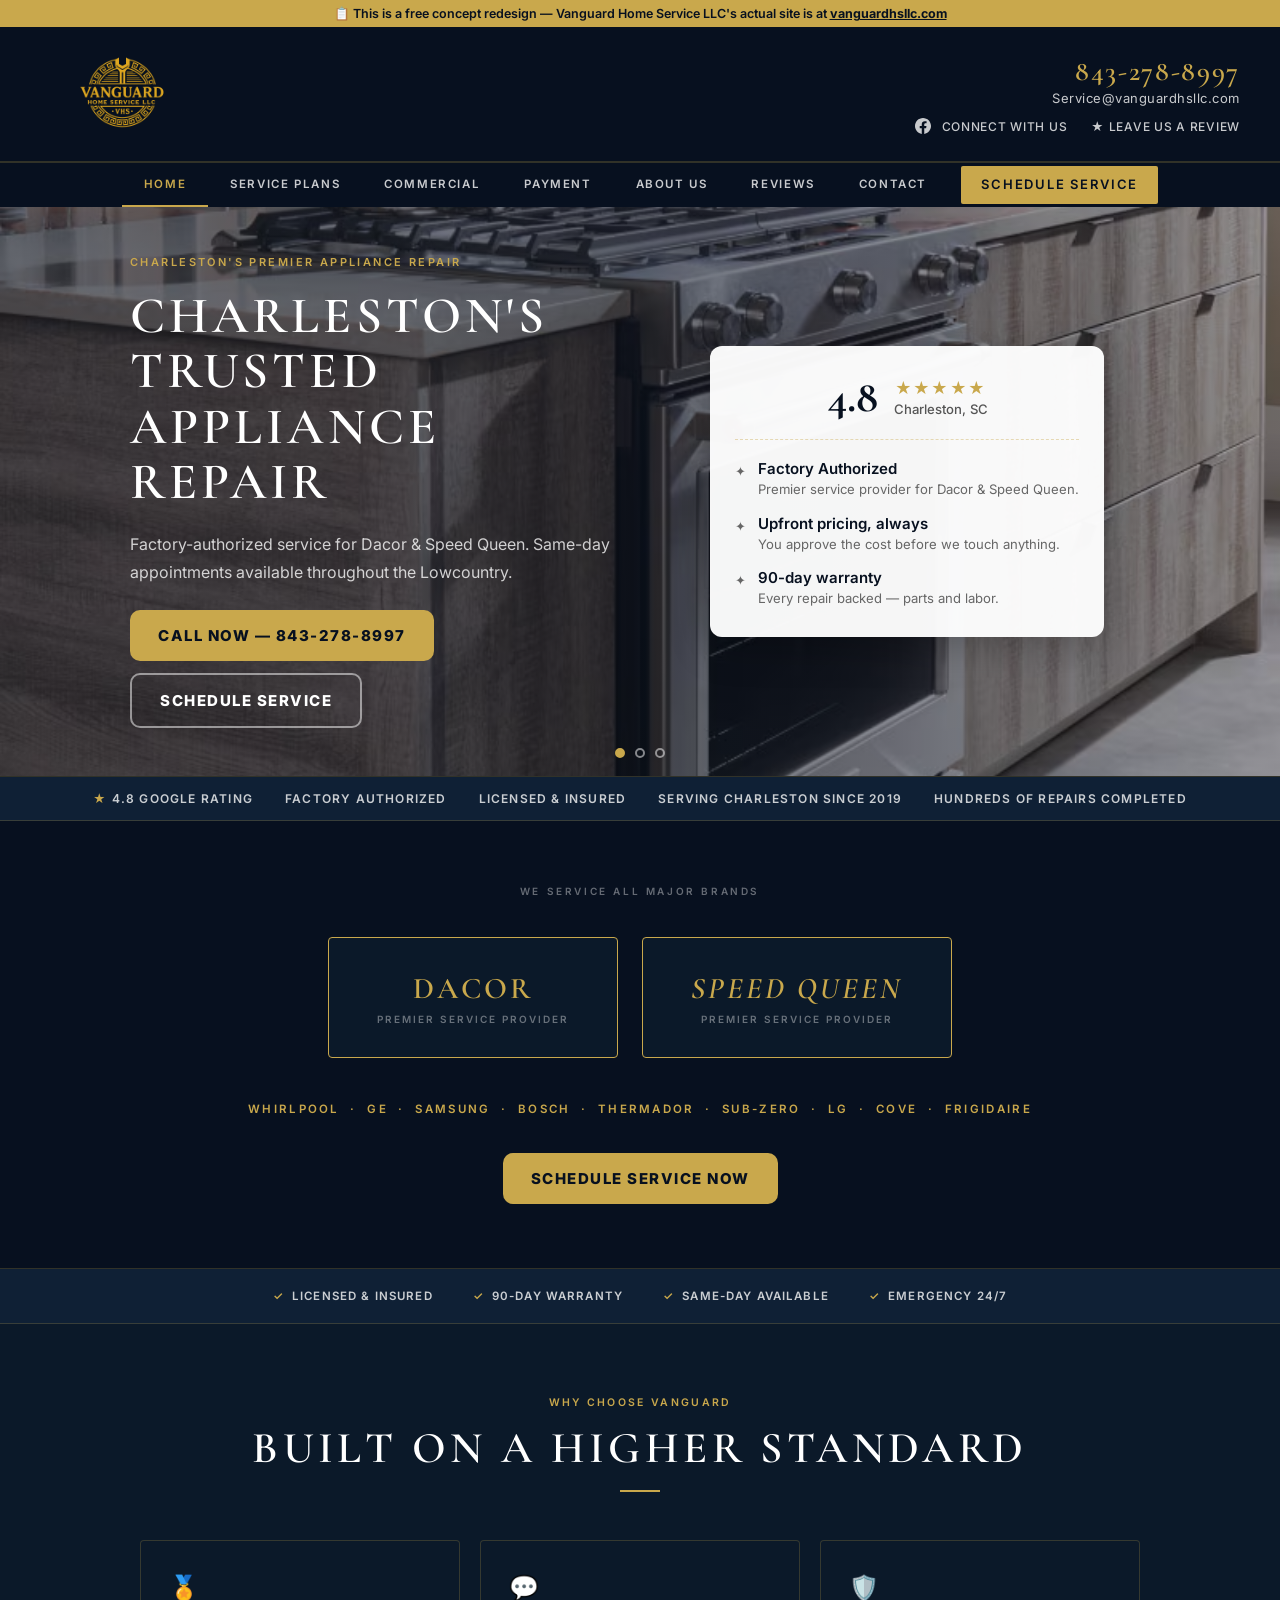
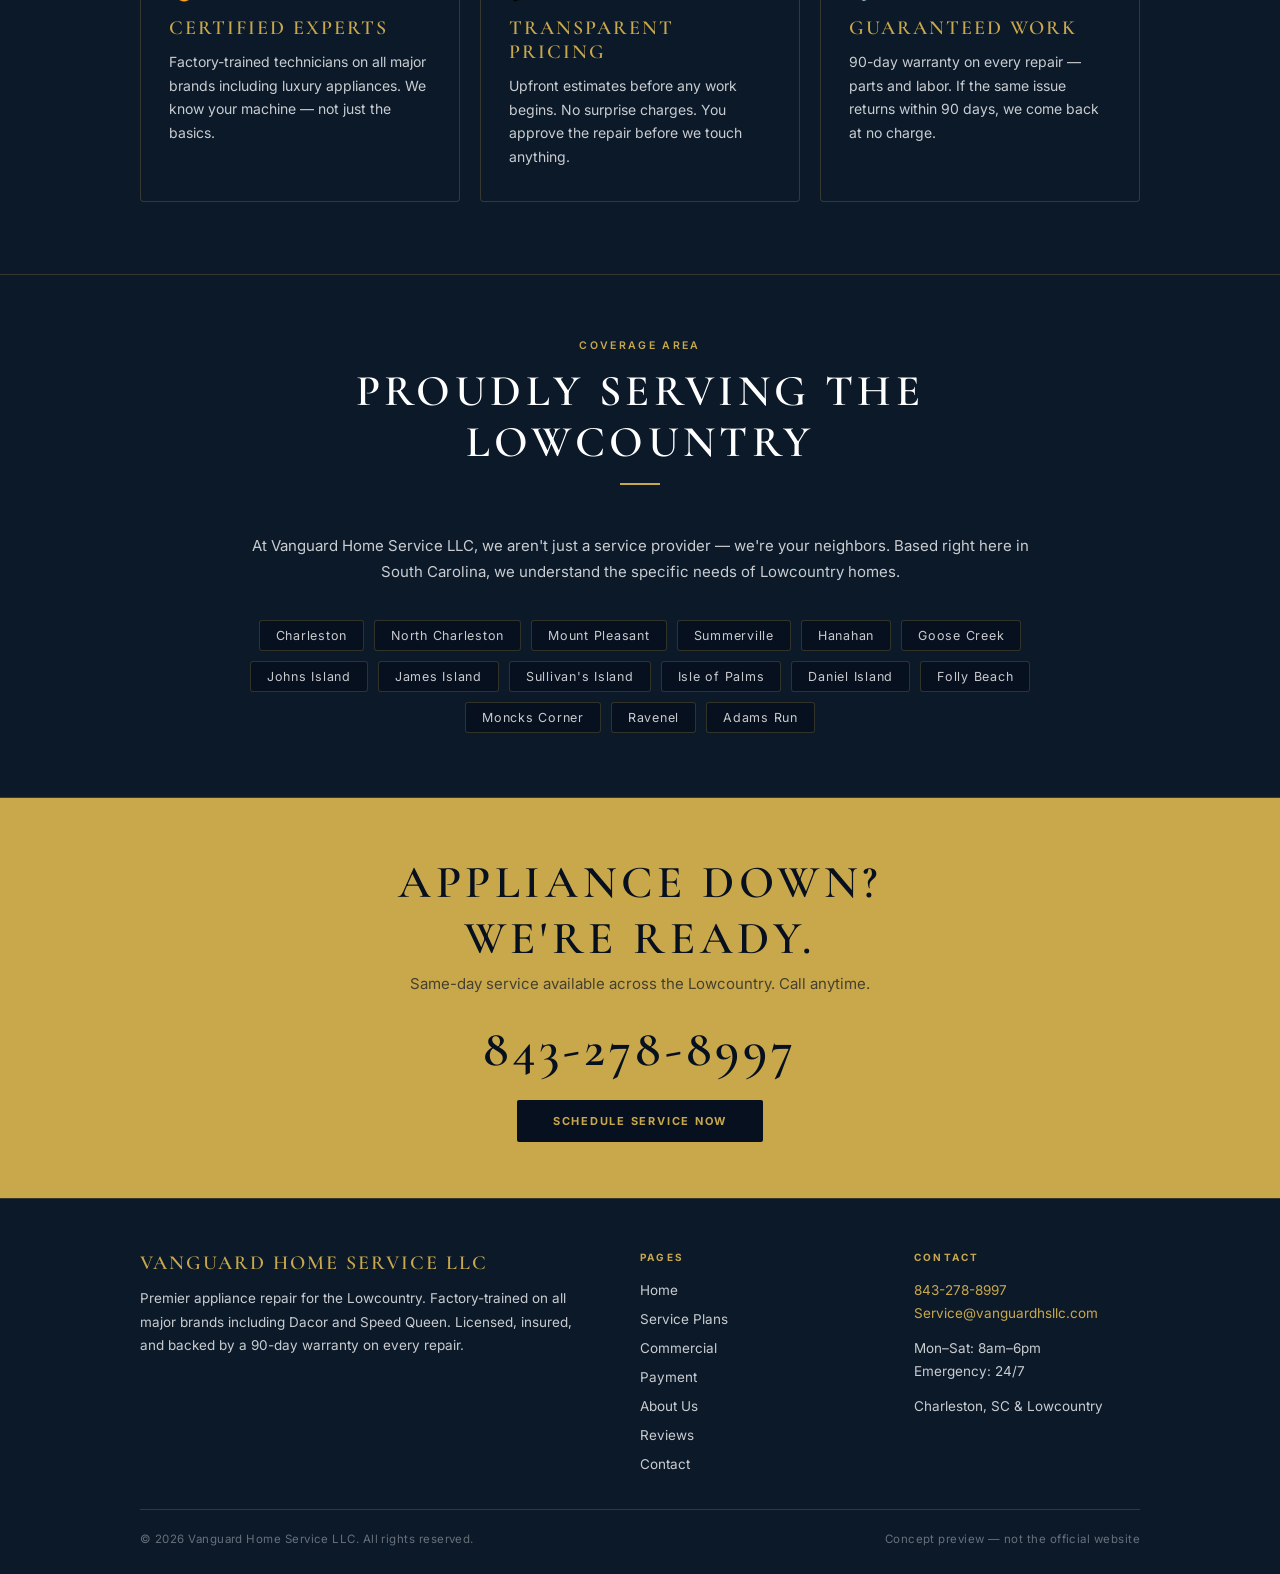
<file: index.html>
<!DOCTYPE html>
<html lang="en">
<head>
  <meta charset="UTF-8">
  <meta name="viewport" content="width=device-width, initial-scale=1.0">
  <title>Vanguard Home Service LLC — Appliance Repair Charleston SC</title>
  <meta name="description" content="Premier authorized appliance repair in Charleston and the Lowcountry. Factory-trained on all major brands including Dacor and Speed Queen. Call 843-278-8997.">
  <link rel="preconnect" href="https://fonts.googleapis.com">
  <link rel="preconnect" href="https://fonts.gstatic.com" crossorigin>
  <link href="https://fonts.googleapis.com/css2?family=Cormorant+Garamond:ital,wght@0,400;0,600;0,700;1,400&family=Inter:wght@400;500;600&display=swap" rel="stylesheet">
  <link rel="stylesheet" href="css/shared.css">
</head>
<body>

<div class="concept-banner">
  📋 This is a free concept redesign — Vanguard Home Service LLC's actual site is at <a href="https://www.vanguardhsllc.com" target="_blank">vanguardhsllc.com</a>
</div>

<div class="site-header">
  <a href="index.html" class="header-logo">
    <img src="Vanguard-logo.avif" alt="Vanguard Home Service LLC">
  </a>
  <div class="header-right">
    <div class="header-contact">
      <a href="tel:8432788997" class="header-phone">843-278-8997</a>
      <a href="mailto:Service@vanguardhsllc.com" class="header-email">Service@vanguardhsllc.com</a>
    </div>
    <div class="header-social">
      <a href="https://www.facebook.com/profile.php?id=61585645571088" target="_blank" rel="noopener"><svg xmlns="http://www.w3.org/2000/svg" width="16" height="16" viewBox="0 0 24 24" fill="currentColor" style="vertical-align:middle;margin-right:5px"><path d="M24 12.073c0-6.627-5.373-12-12-12s-12 5.373-12 12c0 5.99 4.388 10.954 10.125 11.854v-8.385H7.078v-3.47h3.047V9.43c0-3.007 1.792-4.669 4.533-4.669 1.312 0 2.686.235 2.686.235v2.953H15.83c-1.491 0-1.956.925-1.956 1.874v2.25h3.328l-.532 3.47h-2.796v8.385C19.612 23.027 24 18.062 24 12.073z"/></svg> Connect with us</a>
      <a href="#">&#9733; Leave us a review</a>
    </div>
  </div>
</div>

<nav>
  <div class="nav-links-wrap">
    <a href="index.html" class="active">Home</a>
    <a href="service-plans.html">Service Plans</a>
    <a href="commercial.html">Commercial</a>
    <a href="payment.html">Payment</a>
    <a href="about.html">About Us</a>
    <a href="reviews.html">Reviews</a>
    <a href="contact.html">Contact</a>
    <a href="contact.html" class="nav-schedule">Schedule Service</a>
  </div>
  <button class="hamburger" id="hamburger" aria-label="Open menu"><span></span><span></span><span></span></button>
</nav>
<div class="mobile-menu" id="mobileMenu">
  <ul>
    <li><a href="index.html" class="active">Home</a></li>
    <li><a href="service-plans.html">Service Plans</a></li>
    <li><a href="commercial.html">Commercial</a></li>
    <li><a href="payment.html">Payment</a></li>
    <li><a href="about.html">About Us</a></li>
    <li><a href="reviews.html">Reviews</a></li>
    <li><a href="contact.html">Contact</a></li>
    <li><a href="tel:8432788997">📞 843-278-8997</a></li>
  </ul>
</div>

<!-- HERO -->
<div class="hero">
  <div class="hero-slides">
    <div class="hero-slide active" style="background-image:url('images/Range-image.avif');"></div>
    <div class="hero-slide" style="background-image:url('images/laundry.webp');"></div>
    <div class="hero-slide" style="background-image:url('images/knobs.jpg');"></div>
  </div>
  <div class="hero-overlay"></div>
  <div class="hero-inner">
    <div class="hero-left">
      <p class="hero-eyebrow">Charleston's Premier Appliance Repair</p>
      <h1>Charleston's Trusted<br>Appliance Repair</h1>
      <p class="hero-sub">Factory-authorized service for Dacor &amp; Speed Queen. Same-day appointments available throughout the Lowcountry.</p>
      <div class="hero-btns">
        <a href="tel:8432788997" class="hero-btn">Call Now — 843-278-8997</a>
        <a href="contact.html" class="hero-btn-ghost">Schedule Service</a>
      </div>
    </div>
    <div class="hero-right">
      <div class="hero-seal">
        <div class="hero-seal-top">
          <div class="hero-seal-score">4.8</div>
          <div>
            <div class="hero-seal-stars">★★★★★</div>
            <div class="hero-seal-reviews">Charleston, SC</div>
          </div>
        </div>
        <div class="hero-seal-list">
          <div class="hero-seal-item">
            <span class="hero-seal-check">✦</span>
            <div><b>Factory Authorized</b><span>Premier service provider for Dacor &amp; Speed Queen.</span></div>
          </div>
          <div class="hero-seal-item">
            <span class="hero-seal-check">✦</span>
            <div><b>Upfront pricing, always</b><span>You approve the cost before we touch anything.</span></div>
          </div>
          <div class="hero-seal-item">
            <span class="hero-seal-check">✦</span>
            <div><b>90-day warranty</b><span>Every repair backed — parts and labor.</span></div>
          </div>
        </div>
      </div>
    </div>
  </div>
  <div class="hero-dots">
    <button class="hero-dot active" data-index="0" aria-label="Slide 1"></button>
    <button class="hero-dot" data-index="1" aria-label="Slide 2"></button>
    <button class="hero-dot" data-index="2" aria-label="Slide 3"></button>
  </div>
</div>

<div class="trust-strip">
  <div class="trust-strip-inner">
    <div class="trust-item-lg"><span class="trust-star">★</span> 4.8 Google Rating</div>
    <div class="trust-item-lg">Factory Authorized</div>
    <div class="trust-item-lg">Licensed &amp; Insured</div>
    <div class="trust-item-lg">Serving Charleston Since 2019</div>
    <div class="trust-item-lg">Hundreds of Repairs Completed</div>
  </div>
</div>

<!-- PREMIER PROVIDERS -->
<div class="premier-section">
  <p class="premier-eyebrow">We Service All Major Brands</p>
  <div class="premier-cards">
    <div class="premier-card">
      <div class="premier-card-name">Dacor</div>
      <div class="premier-card-label">Premier Service Provider</div>
    </div>
    <div class="premier-card">
      <div class="premier-card-name" style="font-family:'Cormorant Garamond',serif;font-style:italic;">Speed Queen</div>
      <div class="premier-card-label">Premier Service Provider</div>
    </div>
  </div>
  <p class="brand-list-text">Whirlpool &nbsp;&middot;&nbsp; GE &nbsp;&middot;&nbsp; Samsung &nbsp;&middot;&nbsp; Bosch &nbsp;&middot;&nbsp; Thermador &nbsp;&middot;&nbsp; Sub-Zero &nbsp;&middot;&nbsp; LG &nbsp;&middot;&nbsp; Cove &nbsp;&middot;&nbsp; Frigidaire</p>
  <a href="contact.html" class="hero-btn">Schedule Service Now</a>
</div>

<!-- TRUST BAR -->
<div class="trust-bar">
  <div class="trust-inner">
    <div class="trust-item"><span class="trust-check">✓</span> Licensed &amp; Insured</div>
    <div class="trust-item"><span class="trust-check">✓</span> 90-Day Warranty</div>
    <div class="trust-item"><span class="trust-check">✓</span> Same-Day Available</div>
    <div class="trust-item"><span class="trust-check">✓</span> Emergency 24/7</div>
  </div>
</div>

<!-- WHY CHOOSE US -->
<div class="section" style="background: var(--navy);">
  <div class="section-inner">
    <p class="section-eyebrow">Why Choose Vanguard</p>
    <h2 class="section-title">Built on a Higher Standard</h2>
    <div class="gold-rule"></div>
    <div class="why-grid">
      <div class="why-card">
        <div class="why-icon">🏅</div>
        <h3>Certified Experts</h3>
        <p>Factory-trained technicians on all major brands including luxury appliances. We know your machine — not just the basics.</p>
      </div>
      <div class="why-card">
        <div class="why-icon">💬</div>
        <h3>Transparent Pricing</h3>
        <p>Upfront estimates before any work begins. No surprise charges. You approve the repair before we touch anything.</p>
      </div>
      <div class="why-card">
        <div class="why-icon">🛡️</div>
        <h3>Guaranteed Work</h3>
        <p>90-day warranty on every repair — parts and labor. If the same issue returns within 90 days, we come back at no charge.</p>
      </div>
    </div>
  </div>
</div>

<!-- SERVICE AREA -->
<div class="area-section">
  <div class="area-inner">
    <p class="section-eyebrow">Coverage Area</p>
    <h2 class="section-title">Proudly Serving the Lowcountry</h2>
    <div class="gold-rule"></div>
    <p class="area-sub">At Vanguard Home Service LLC, we aren't just a service provider — we're your neighbors. Based right here in South Carolina, we understand the specific needs of Lowcountry homes.</p>
    <div class="cities-wrap">
      <span class="city-chip">Charleston</span>
      <span class="city-chip">North Charleston</span>
      <span class="city-chip">Mount Pleasant</span>
      <span class="city-chip">Summerville</span>
      <span class="city-chip">Hanahan</span>
      <span class="city-chip">Goose Creek</span>
      <span class="city-chip">Johns Island</span>
      <span class="city-chip">James Island</span>
      <span class="city-chip">Sullivan's Island</span>
      <span class="city-chip">Isle of Palms</span>
      <span class="city-chip">Daniel Island</span>
      <span class="city-chip">Folly Beach</span>
      <span class="city-chip">Moncks Corner</span>
      <span class="city-chip">Ravenel</span>
      <span class="city-chip">Adams Run</span>
    </div>
  </div>
</div>

<!-- CTA STRIP -->
<div class="cta-strip">
  <h2>Appliance Down?<br>We're Ready.</h2>
  <p>Same-day service available across the Lowcountry. Call anytime.</p>
  <a href="tel:8432788997" class="cta-phone">843-278-8997</a>
  <a href="contact.html" class="cta-btn">Schedule Service Now</a>
</div>

<!-- FOOTER -->
<footer>
  <div class="footer-inner">
    <div class="footer-grid">
      <div class="footer-brand">
        <span class="footer-logo-text">Vanguard Home Service LLC</span>
        <p>Premier appliance repair for the Lowcountry. Factory-trained on all major brands including Dacor and Speed Queen. Licensed, insured, and backed by a 90-day warranty on every repair.</p>
      </div>
      <div>
        <h4>Pages</h4>
        <ul>
          <li><a href="index.html">Home</a></li>
          <li><a href="service-plans.html">Service Plans</a></li>
          <li><a href="commercial.html">Commercial</a></li>
          <li><a href="payment.html">Payment</a></li>
          <li><a href="about.html">About Us</a></li>
          <li><a href="reviews.html">Reviews</a></li>
          <li><a href="contact.html">Contact</a></li>
        </ul>
      </div>
      <div class="footer-info">
        <h4>Contact</h4>
        <p><a href="tel:8432788997">843-278-8997</a></p>
        <p><a href="mailto:Service@vanguardhsllc.com">Service@vanguardhsllc.com</a></p>
        <p style="margin-top:12px;">Mon–Sat: 8am–6pm<br>Emergency: 24/7</p>
        <p style="margin-top:12px;">Charleston, SC &amp; Lowcountry</p>
      </div>
    </div>
    <hr class="footer-divider">
    <div class="footer-bottom">
      <span>© 2026 Vanguard Home Service LLC. All rights reserved.</span>
      <span>Concept preview — not the official website</span>
    </div>
  </div>
</footer>

  <script src="main.js"></script>
  <script>
    var slides=document.querySelectorAll('.hero-slide');
    var dots=document.querySelectorAll('.hero-dot');
    var current=0,paused=false;
    function goTo(n){slides[current].classList.remove('active');dots[current].classList.remove('active');current=(n+slides.length)%slides.length;slides[current].classList.add('active');dots[current].classList.add('active');}
    dots.forEach(function(dot){dot.addEventListener('click',function(){goTo(parseInt(dot.dataset.index));paused=true;setTimeout(function(){paused=false;},6000);});});
    document.querySelector('.hero').addEventListener('mouseenter',function(){paused=true;});
    document.querySelector('.hero').addEventListener('mouseleave',function(){paused=false;});
    setInterval(function(){if(!paused)goTo(current+1);},5000);
  </script>
</body>
</html>
</file>
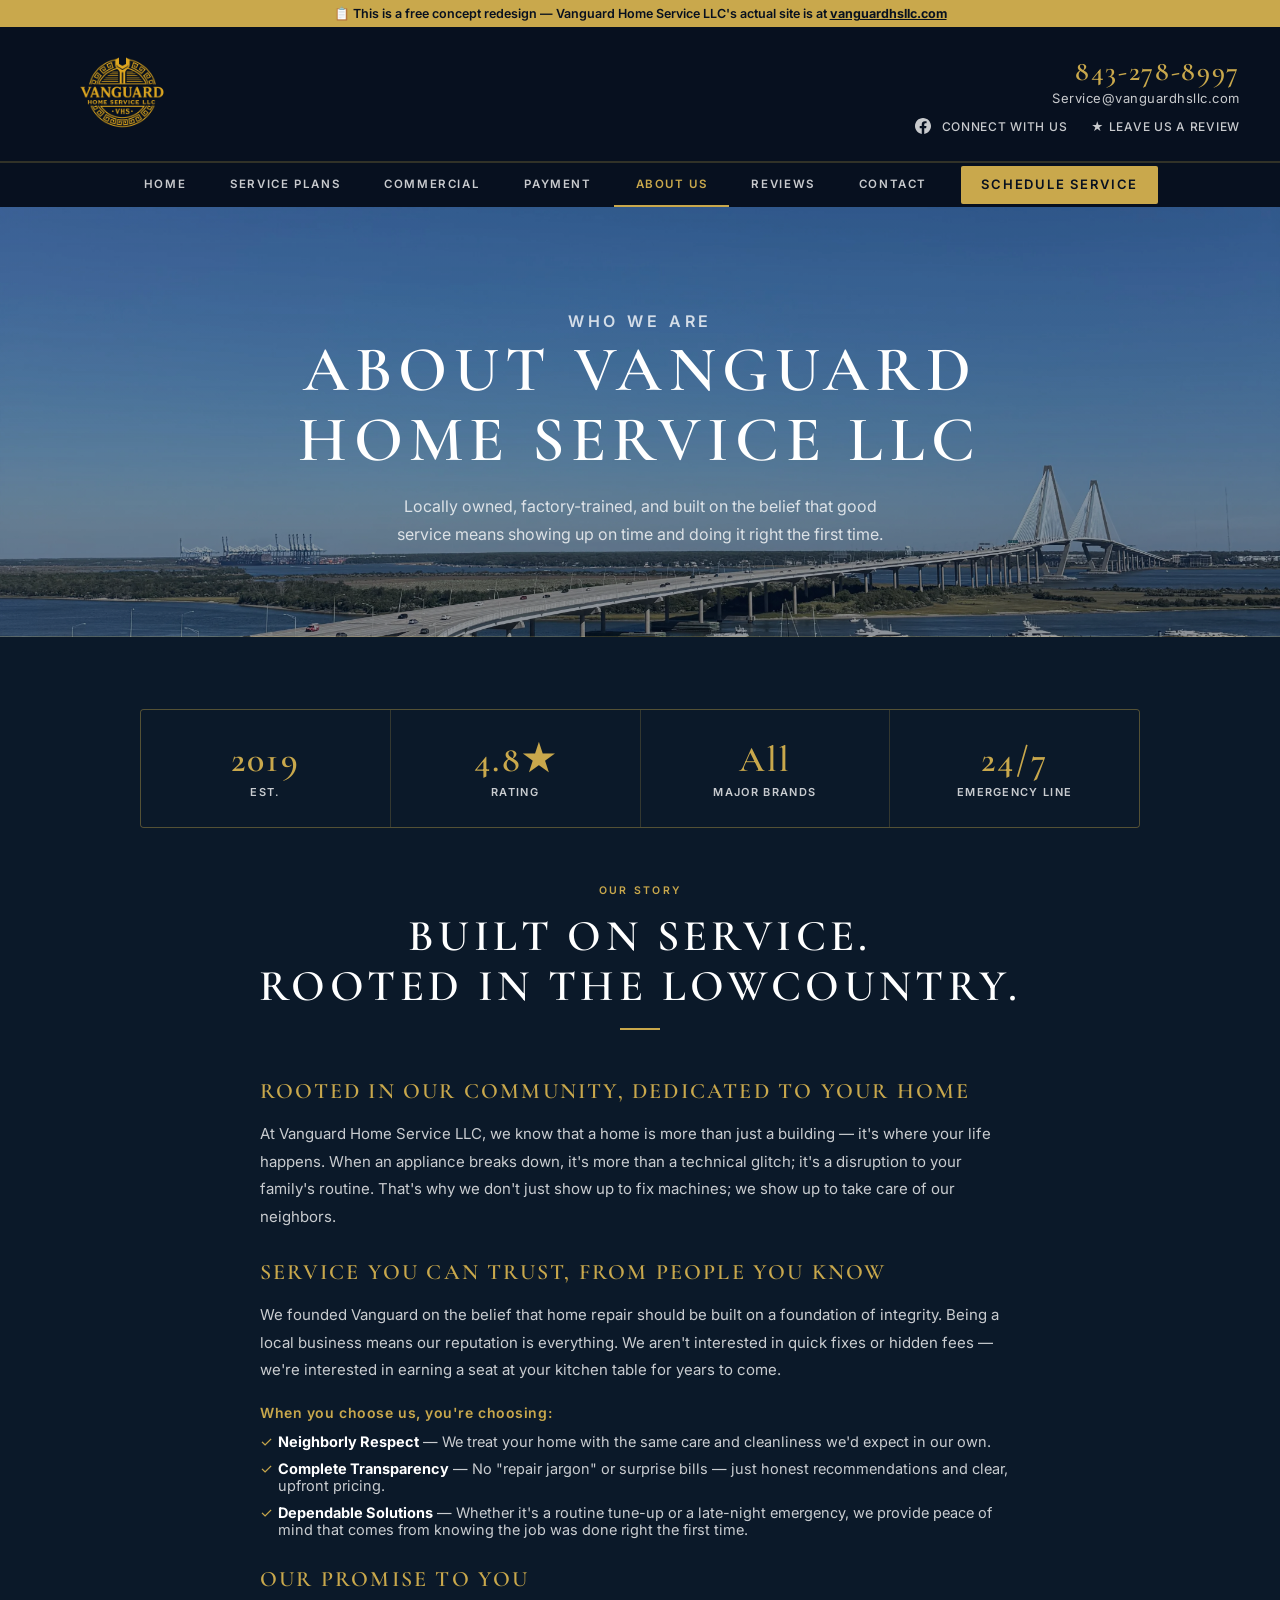
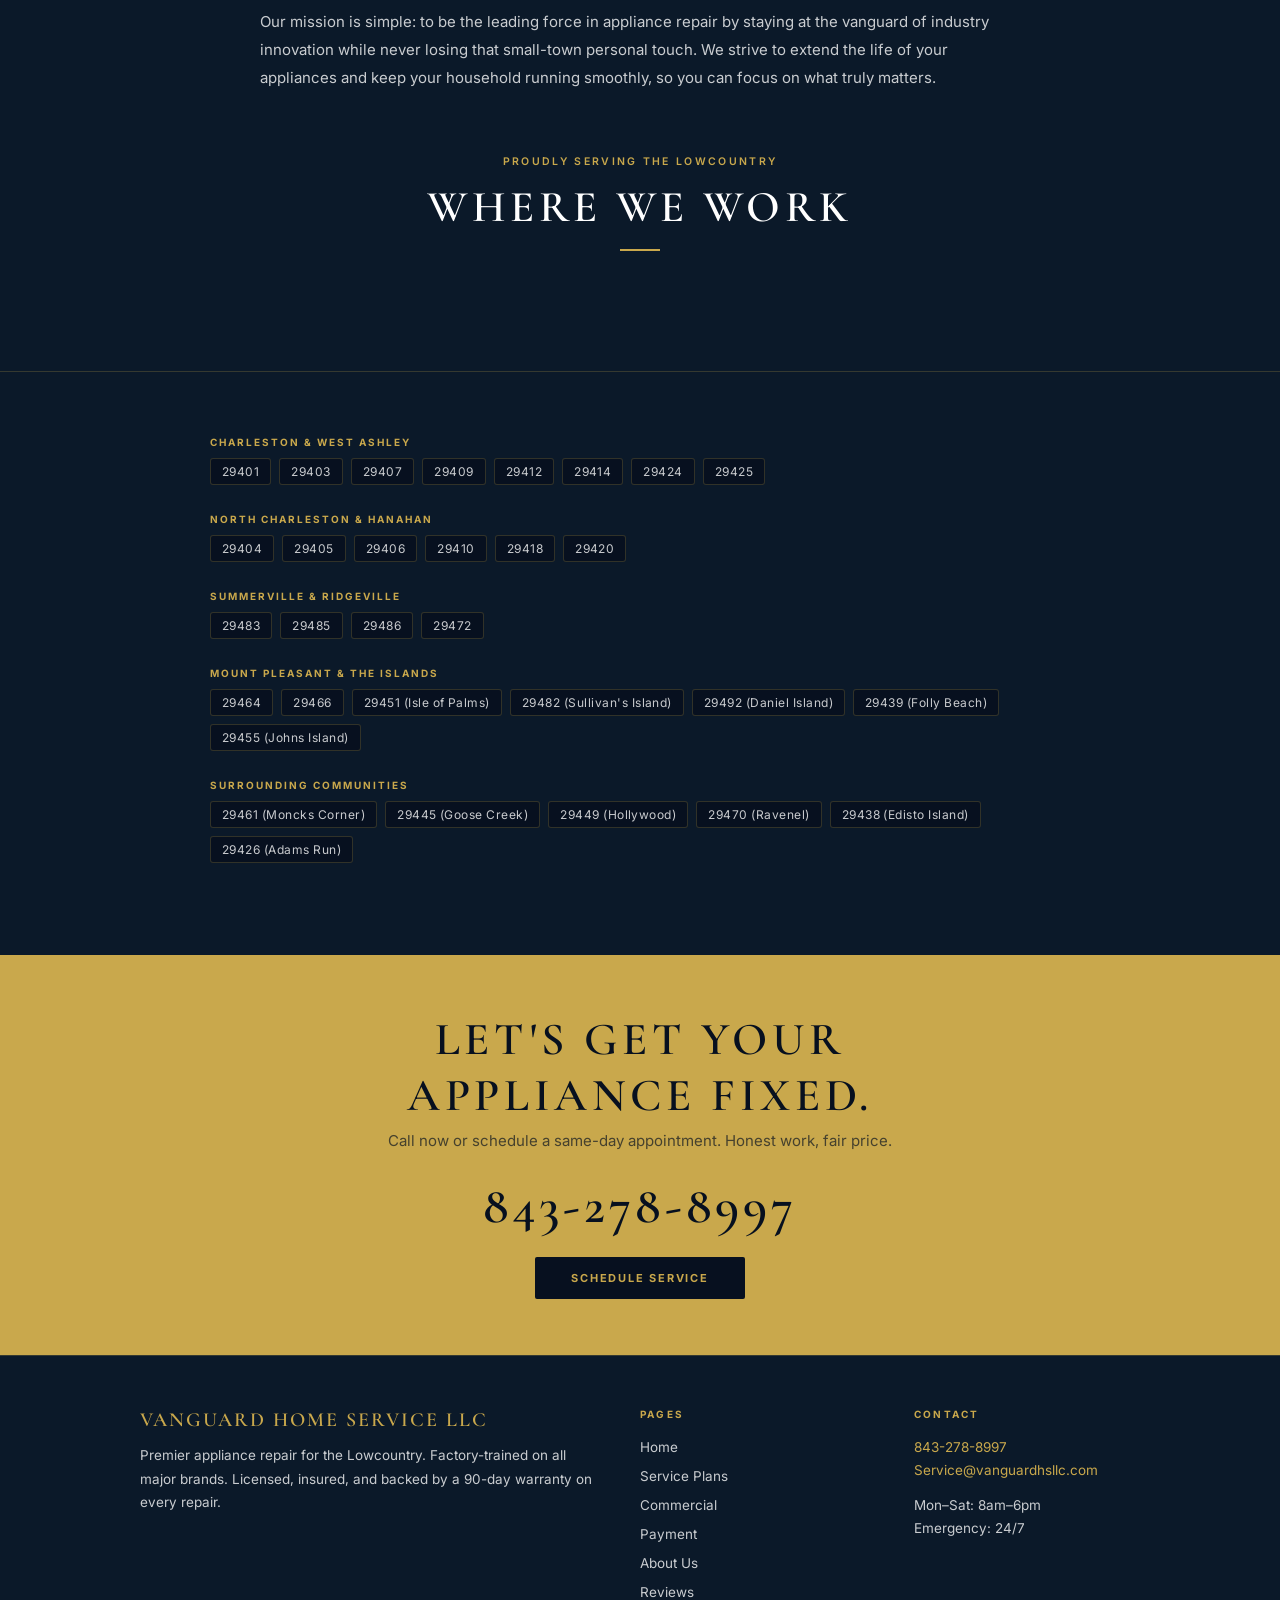
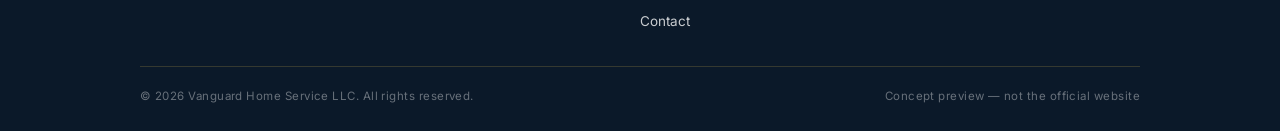
<file: about.html>
<!DOCTYPE html>
<html lang="en">
<head>
  <meta charset="UTF-8">
  <meta name="viewport" content="width=device-width, initial-scale=1.0">
  <title>About Us — Vanguard Home Service LLC</title>
  <link rel="preconnect" href="https://fonts.googleapis.com">
  <link rel="preconnect" href="https://fonts.gstatic.com" crossorigin>
  <link href="https://fonts.googleapis.com/css2?family=Cormorant+Garamond:ital,wght@0,400;0,600;0,700;1,400&family=Inter:wght@400;500;600&display=swap" rel="stylesheet">
  <link rel="stylesheet" href="css/shared.css">
</head>
<body>

<div class="concept-banner">
  📋 This is a free concept redesign — Vanguard Home Service LLC's actual site is at <a href="https://www.vanguardhsllc.com" target="_blank">vanguardhsllc.com</a>
</div>

<div class="site-header">
  <a href="index.html" class="header-logo"><img src="Vanguard-logo.avif" alt="Vanguard Home Service LLC"></a>
  <div class="header-right">
    <div class="header-contact">
      <a href="tel:8432788997" class="header-phone">843-278-8997</a>
      <a href="mailto:Service@vanguardhsllc.com" class="header-email">Service@vanguardhsllc.com</a>
    </div>
    <div class="header-social">
      <a href="https://www.facebook.com/profile.php?id=61585645571088" target="_blank" rel="noopener"><svg xmlns="http://www.w3.org/2000/svg" width="16" height="16" viewBox="0 0 24 24" fill="currentColor" style="vertical-align:middle;margin-right:5px"><path d="M24 12.073c0-6.627-5.373-12-12-12s-12 5.373-12 12c0 5.99 4.388 10.954 10.125 11.854v-8.385H7.078v-3.47h3.047V9.43c0-3.007 1.792-4.669 4.533-4.669 1.312 0 2.686.235 2.686.235v2.953H15.83c-1.491 0-1.956.925-1.956 1.874v2.25h3.328l-.532 3.47h-2.796v8.385C19.612 23.027 24 18.062 24 12.073z"/></svg> Connect with us</a>
      <a href="#">&#9733; Leave us a review</a>
    </div>
  </div>
</div>

<nav>
  <div class="nav-links-wrap">
    <a href="index.html">Home</a>
    <a href="service-plans.html">Service Plans</a>
    <a href="commercial.html">Commercial</a>
    <a href="payment.html">Payment</a>
    <a href="about.html" class="active">About Us</a>
    <a href="reviews.html">Reviews</a>
    <a href="contact.html">Contact</a>
    <a href="contact.html" class="nav-schedule">Schedule Service</a>
  </div>
  <button class="hamburger" id="hamburger" aria-label="Open menu"><span></span><span></span><span></span></button>
</nav>
<div class="mobile-menu" id="mobileMenu">
  <ul>
    <li><a href="index.html">Home</a></li>
    <li><a href="service-plans.html">Service Plans</a></li>
    <li><a href="commercial.html">Commercial</a></li>
    <li><a href="payment.html">Payment</a></li>
    <li><a href="about.html" class="active">About Us</a></li>
    <li><a href="reviews.html">Reviews</a></li>
    <li><a href="contact.html">Contact</a></li>
    <li><a href="tel:8432788997">📞 843-278-8997</a></li>
  </ul>
</div>

<div class="page-hero" style="background:linear-gradient(rgba(7,16,31,0.38),rgba(7,16,31,0.45)),url('images/ravenel-bridge.webp') center center/cover no-repeat;padding:100px 24px 88px;">
  <p class="page-eyebrow">Who We Are</p>
  <h1>About Vanguard<br>Home Service LLC</h1>
  <p>Locally owned, factory-trained, and built on the belief that good service means showing up on time and doing it right the first time.</p>
</div>

<div class="section" style="background:var(--navy);">
  <div class="section-inner">

    <div class="stats-grid">
      <div class="stat-item">
        <div class="stat-num">2019</div>
        <div class="stat-label">Est.</div>
      </div>
      <div class="stat-item">
        <div class="stat-num">4.8★</div>
        <div class="stat-label">Rating</div>
      </div>
      <div class="stat-item">
        <div class="stat-num">All</div>
        <div class="stat-label">Major Brands</div>
      </div>
      <div class="stat-item">
        <div class="stat-num">24/7</div>
        <div class="stat-label">Emergency Line</div>
      </div>
    </div>

    <p class="section-eyebrow">Our Story</p>
    <h2 class="section-title">Built on Service.<br>Rooted in the Lowcountry.</h2>
    <div class="gold-rule"></div>

    <div style="max-width:760px;margin:0 auto 64px;">
      <h3 style="font-family:'Cormorant Garamond',serif;font-size:22px;font-weight:600;letter-spacing:0.1em;text-transform:uppercase;color:var(--gold);margin-bottom:16px;">Rooted in Our Community, Dedicated to Your Home</h3>
      <p style="font-size:15px;color:var(--muted);line-height:1.85;margin-bottom:28px;">
        At Vanguard Home Service LLC, we know that a home is more than just a building — it's where your life happens. When an appliance breaks down, it's more than a technical glitch; it's a disruption to your family's routine. That's why we don't just show up to fix machines; we show up to take care of our neighbors.
      </p>
      <h3 style="font-family:'Cormorant Garamond',serif;font-size:22px;font-weight:600;letter-spacing:0.1em;text-transform:uppercase;color:var(--gold);margin-bottom:16px;">Service You Can Trust, From People You Know</h3>
      <p style="font-size:15px;color:var(--muted);line-height:1.85;margin-bottom:20px;">
        We founded Vanguard on the belief that home repair should be built on a foundation of integrity. Being a local business means our reputation is everything. We aren't interested in quick fixes or hidden fees — we're interested in earning a seat at your kitchen table for years to come.
      </p>
      <p style="font-size:14px;font-weight:600;color:var(--gold);margin-bottom:12px;letter-spacing:0.04em;">When you choose us, you're choosing:</p>
      <ul style="list-style:none;display:flex;flex-direction:column;gap:10px;margin-bottom:28px;">
        <li style="font-size:14.5px;color:var(--muted);padding-left:18px;position:relative;"><span style="color:var(--gold);position:absolute;left:0;">✓</span><strong style="color:var(--white);"> Neighborly Respect</strong> — We treat your home with the same care and cleanliness we'd expect in our own.</li>
        <li style="font-size:14.5px;color:var(--muted);padding-left:18px;position:relative;"><span style="color:var(--gold);position:absolute;left:0;">✓</span><strong style="color:var(--white);"> Complete Transparency</strong> — No "repair jargon" or surprise bills — just honest recommendations and clear, upfront pricing.</li>
        <li style="font-size:14.5px;color:var(--muted);padding-left:18px;position:relative;"><span style="color:var(--gold);position:absolute;left:0;">✓</span><strong style="color:var(--white);"> Dependable Solutions</strong> — Whether it's a routine tune-up or a late-night emergency, we provide peace of mind that comes from knowing the job was done right the first time.</li>
      </ul>
      <h3 style="font-family:'Cormorant Garamond',serif;font-size:22px;font-weight:600;letter-spacing:0.1em;text-transform:uppercase;color:var(--gold);margin-bottom:16px;">Our Promise to You</h3>
      <p style="font-size:15px;color:var(--muted);line-height:1.85;">
        Our mission is simple: to be the leading force in appliance repair by staying at the vanguard of industry innovation while never losing that small-town personal touch. We strive to extend the life of your appliances and keep your household running smoothly, so you can focus on what truly matters.
      </p>
    </div>

    <p class="section-eyebrow">Proudly Serving the Lowcountry</p>
    <h2 class="section-title">Where We Work</h2>
    <div class="gold-rule"></div>

  </div>
</div>

<div class="zip-section">
  <div class="zip-inner">
    <div class="zip-group">
      <h4>Charleston &amp; West Ashley</h4>
      <div class="zip-chips">
        <span class="zip-chip">29401</span><span class="zip-chip">29403</span><span class="zip-chip">29407</span>
        <span class="zip-chip">29409</span><span class="zip-chip">29412</span><span class="zip-chip">29414</span>
        <span class="zip-chip">29424</span><span class="zip-chip">29425</span>
      </div>
    </div>
    <div class="zip-group">
      <h4>North Charleston &amp; Hanahan</h4>
      <div class="zip-chips">
        <span class="zip-chip">29404</span><span class="zip-chip">29405</span><span class="zip-chip">29406</span>
        <span class="zip-chip">29410</span><span class="zip-chip">29418</span><span class="zip-chip">29420</span>
      </div>
    </div>
    <div class="zip-group">
      <h4>Summerville &amp; Ridgeville</h4>
      <div class="zip-chips">
        <span class="zip-chip">29483</span><span class="zip-chip">29485</span>
        <span class="zip-chip">29486</span><span class="zip-chip">29472</span>
      </div>
    </div>
    <div class="zip-group">
      <h4>Mount Pleasant &amp; The Islands</h4>
      <div class="zip-chips">
        <span class="zip-chip">29464</span><span class="zip-chip">29466</span>
        <span class="zip-chip">29451 (Isle of Palms)</span><span class="zip-chip">29482 (Sullivan's Island)</span>
        <span class="zip-chip">29492 (Daniel Island)</span><span class="zip-chip">29439 (Folly Beach)</span>
        <span class="zip-chip">29455 (Johns Island)</span>
      </div>
    </div>
    <div class="zip-group">
      <h4>Surrounding Communities</h4>
      <div class="zip-chips">
        <span class="zip-chip">29461 (Moncks Corner)</span><span class="zip-chip">29445 (Goose Creek)</span>
        <span class="zip-chip">29449 (Hollywood)</span><span class="zip-chip">29470 (Ravenel)</span>
        <span class="zip-chip">29438 (Edisto Island)</span><span class="zip-chip">29426 (Adams Run)</span>
      </div>
    </div>
  </div>
</div>

<div class="cta-strip">
  <h2>Let's Get Your<br>Appliance Fixed.</h2>
  <p>Call now or schedule a same-day appointment. Honest work, fair price.</p>
  <a href="tel:8432788997" class="cta-phone">843-278-8997</a>
  <a href="contact.html" class="cta-btn">Schedule Service</a>
</div>

<footer>
  <div class="footer-inner">
    <div class="footer-grid">
      <div class="footer-brand">
        <span class="footer-logo-text">Vanguard Home Service LLC</span>
        <p>Premier appliance repair for the Lowcountry. Factory-trained on all major brands. Licensed, insured, and backed by a 90-day warranty on every repair.</p>
      </div>
      <div>
        <h4>Pages</h4>
        <ul>
          <li><a href="index.html">Home</a></li>
          <li><a href="service-plans.html">Service Plans</a></li>
          <li><a href="commercial.html">Commercial</a></li>
          <li><a href="payment.html">Payment</a></li>
          <li><a href="about.html">About Us</a></li>
          <li><a href="reviews.html">Reviews</a></li>
          <li><a href="contact.html">Contact</a></li>
        </ul>
      </div>
      <div class="footer-info">
        <h4>Contact</h4>
        <p><a href="tel:8432788997">843-278-8997</a></p>
        <p><a href="mailto:Service@vanguardhsllc.com">Service@vanguardhsllc.com</a></p>
        <p style="margin-top:12px;">Mon–Sat: 8am–6pm<br>Emergency: 24/7</p>
      </div>
    </div>
    <hr class="footer-divider">
    <div class="footer-bottom">
      <span>© 2026 Vanguard Home Service LLC. All rights reserved.</span>
      <span>Concept preview — not the official website</span>
    </div>
  </div>
</footer>

  <script src="main.js"></script>
</body>
</html>
</file>
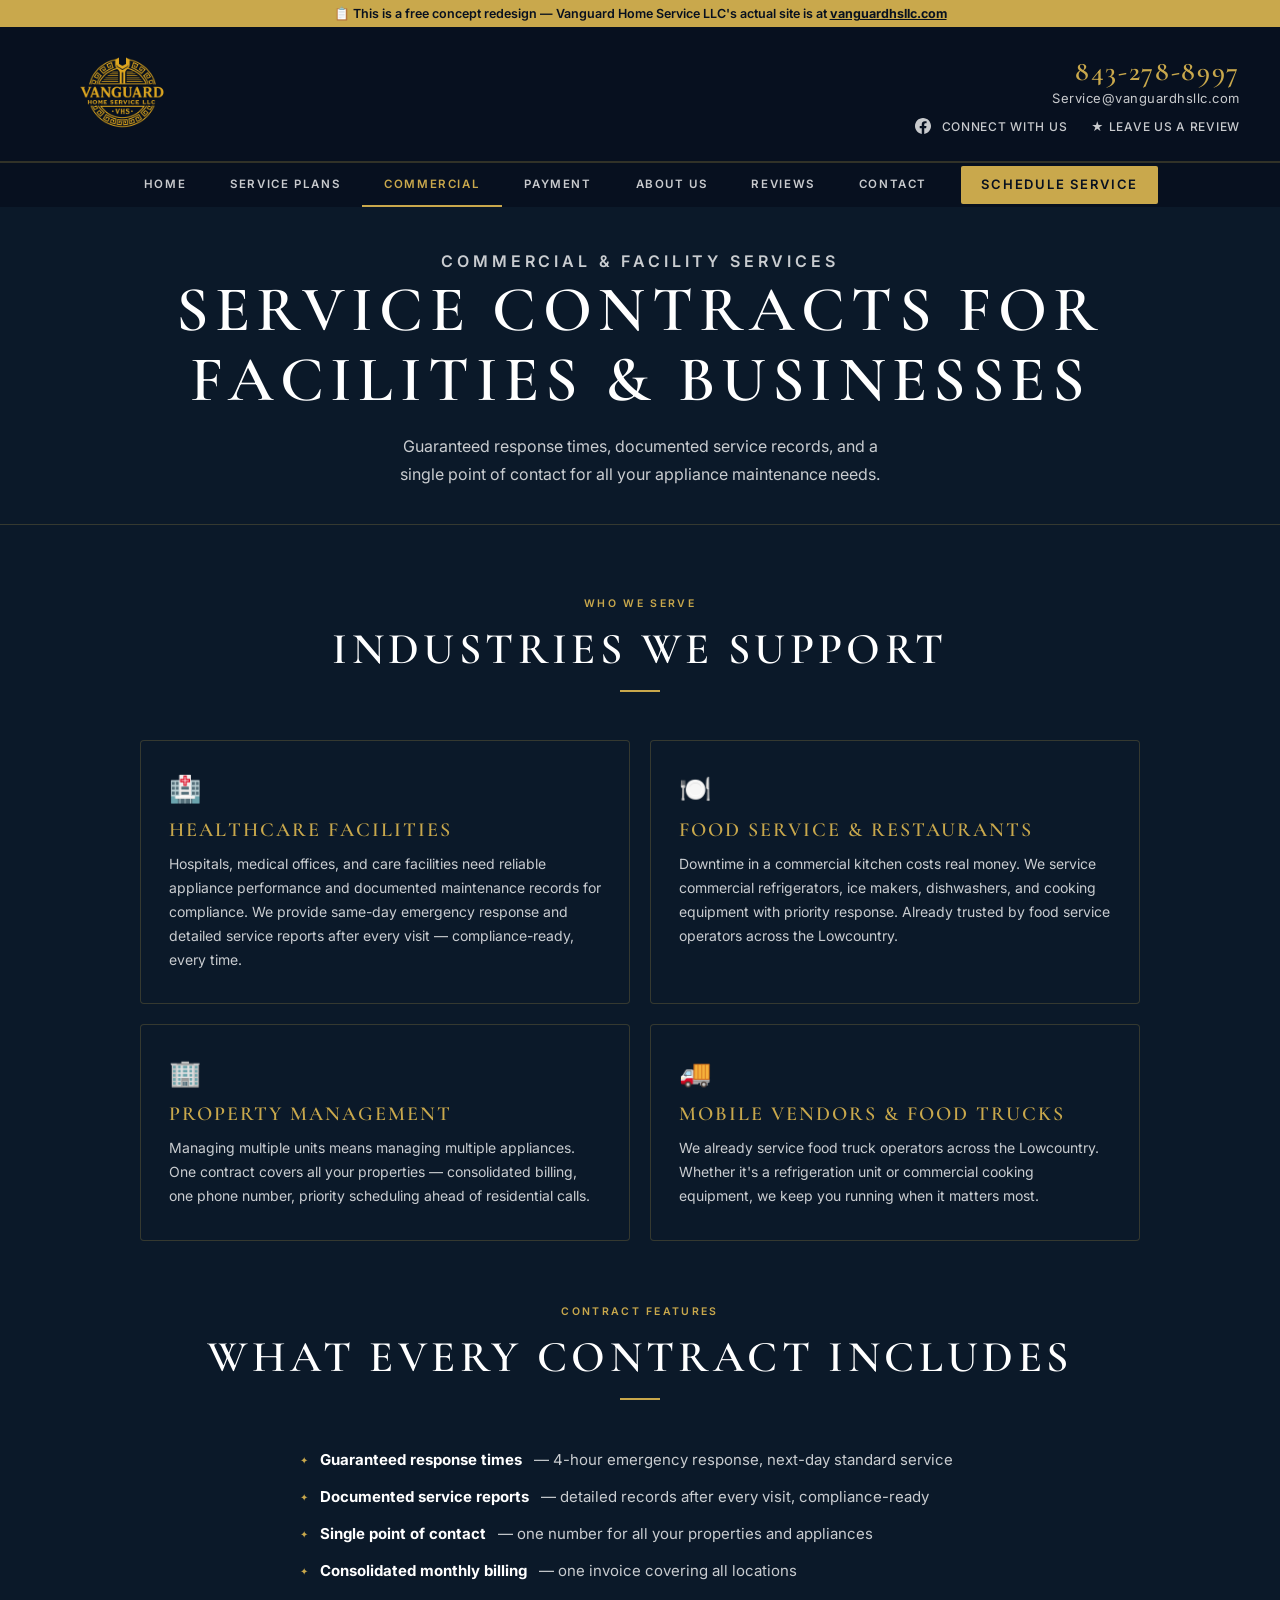
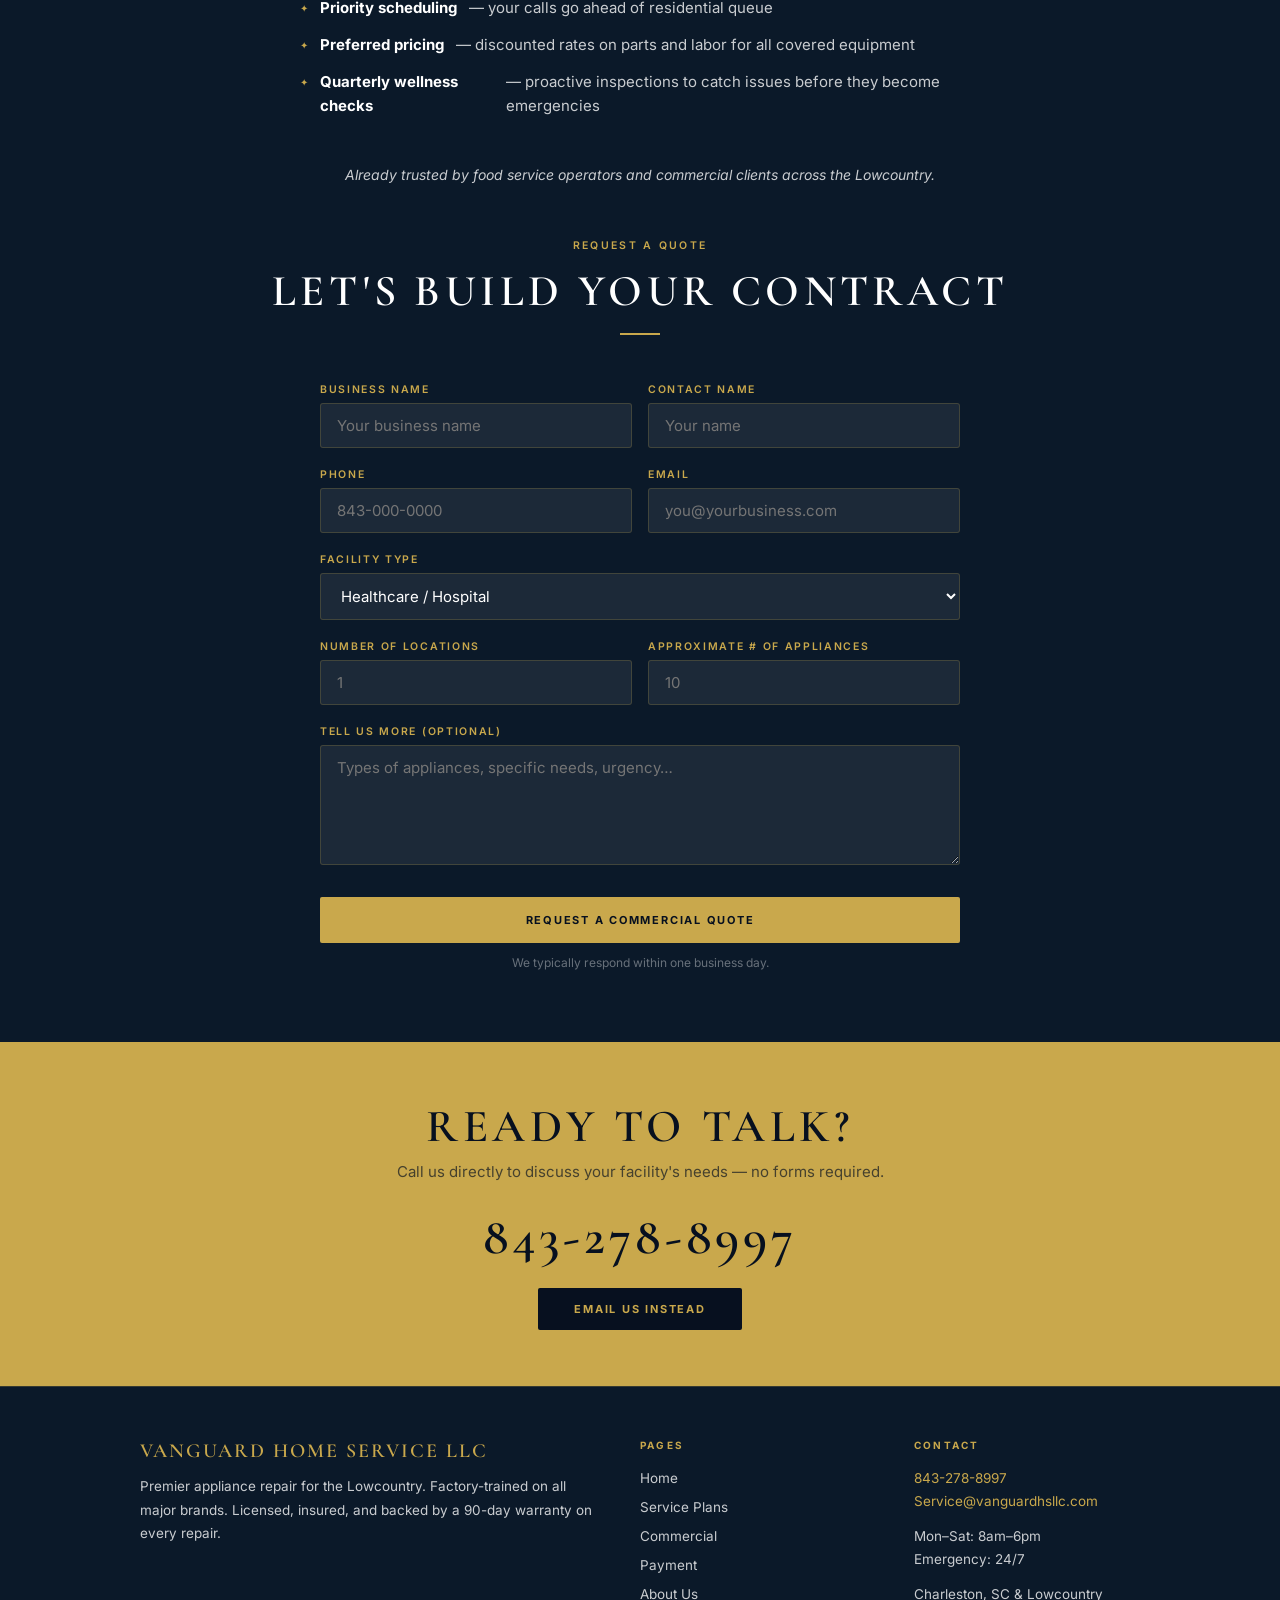
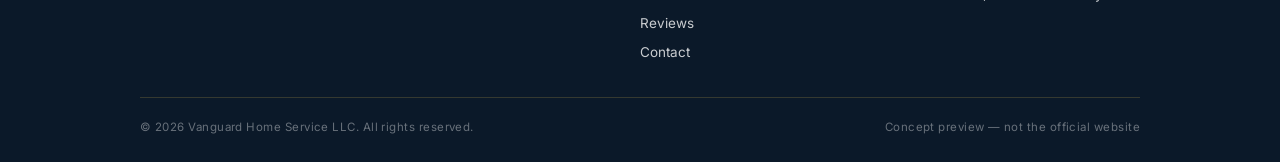
<file: commercial.html>
<!DOCTYPE html>
<html lang="en">
<head>
  <meta charset="UTF-8">
  <meta name="viewport" content="width=device-width, initial-scale=1.0">
  <title>Commercial Services — Vanguard Home Service LLC</title>
  <meta name="description" content="Commercial appliance service contracts for hospitals, restaurants, and property managers in the Charleston Lowcountry. Guaranteed response times.">
  <link rel="preconnect" href="https://fonts.googleapis.com">
  <link rel="preconnect" href="https://fonts.gstatic.com" crossorigin>
  <link href="https://fonts.googleapis.com/css2?family=Cormorant+Garamond:ital,wght@0,400;0,600;0,700;1,400&family=Inter:wght@400;500;600&display=swap" rel="stylesheet">
  <link rel="stylesheet" href="css/shared.css">
</head>
<body>

<div class="concept-banner">
  📋 This is a free concept redesign — Vanguard Home Service LLC's actual site is at <a href="https://www.vanguardhsllc.com" target="_blank">vanguardhsllc.com</a>
</div>

<div class="site-header">
  <a href="index.html" class="header-logo"><img src="Vanguard-logo.avif" alt="Vanguard Home Service LLC"></a>
  <div class="header-right">
    <div class="header-contact">
      <a href="tel:8432788997" class="header-phone">843-278-8997</a>
      <a href="mailto:Service@vanguardhsllc.com" class="header-email">Service@vanguardhsllc.com</a>
    </div>
    <div class="header-social">
      <a href="https://www.facebook.com/profile.php?id=61585645571088" target="_blank" rel="noopener"><svg xmlns="http://www.w3.org/2000/svg" width="16" height="16" viewBox="0 0 24 24" fill="currentColor" style="vertical-align:middle;margin-right:5px"><path d="M24 12.073c0-6.627-5.373-12-12-12s-12 5.373-12 12c0 5.99 4.388 10.954 10.125 11.854v-8.385H7.078v-3.47h3.047V9.43c0-3.007 1.792-4.669 4.533-4.669 1.312 0 2.686.235 2.686.235v2.953H15.83c-1.491 0-1.956.925-1.956 1.874v2.25h3.328l-.532 3.47h-2.796v8.385C19.612 23.027 24 18.062 24 12.073z"/></svg> Connect with us</a>
      <a href="#">&#9733; Leave us a review</a>
    </div>
  </div>
</div>

<nav>
  <div class="nav-links-wrap">
    <a href="index.html">Home</a>
    <a href="service-plans.html">Service Plans</a>
    <a href="commercial.html" class="active">Commercial</a>
    <a href="payment.html">Payment</a>
    <a href="about.html">About Us</a>
    <a href="reviews.html">Reviews</a>
    <a href="contact.html">Contact</a>
    <a href="contact.html" class="nav-schedule">Schedule Service</a>
  </div>
  <button class="hamburger" id="hamburger" aria-label="Open menu"><span></span><span></span><span></span></button>
</nav>
<div class="mobile-menu" id="mobileMenu">
  <ul>
    <li><a href="index.html">Home</a></li>
    <li><a href="service-plans.html">Service Plans</a></li>
    <li><a href="commercial.html" class="active">Commercial</a></li>
    <li><a href="payment.html">Payment</a></li>
    <li><a href="about.html">About Us</a></li>
    <li><a href="reviews.html">Reviews</a></li>
    <li><a href="contact.html">Contact</a></li>
    <li><a href="tel:8432788997">📞 843-278-8997</a></li>
  </ul>
</div>

<div class="page-hero">
  <p class="page-eyebrow">Commercial &amp; Facility Services</p>
  <h1>Service Contracts for<br>Facilities &amp; Businesses</h1>
  <p>Guaranteed response times, documented service records, and a single point of contact for all your appliance maintenance needs.</p>
</div>

<div class="section" style="background:var(--navy);">
  <div class="section-inner">
    <p class="section-eyebrow">Who We Serve</p>
    <h2 class="section-title">Industries We Support</h2>
    <div class="gold-rule"></div>

    <div class="serve-grid">
      <div class="serve-card">
        <div class="serve-icon">🏥</div>
        <h3>Healthcare Facilities</h3>
        <p>Hospitals, medical offices, and care facilities need reliable appliance performance and documented maintenance records for compliance. We provide same-day emergency response and detailed service reports after every visit — compliance-ready, every time.</p>
      </div>
      <div class="serve-card">
        <div class="serve-icon">🍽️</div>
        <h3>Food Service &amp; Restaurants</h3>
        <p>Downtime in a commercial kitchen costs real money. We service commercial refrigerators, ice makers, dishwashers, and cooking equipment with priority response. Already trusted by food service operators across the Lowcountry.</p>
      </div>
      <div class="serve-card">
        <div class="serve-icon">🏢</div>
        <h3>Property Management</h3>
        <p>Managing multiple units means managing multiple appliances. One contract covers all your properties — consolidated billing, one phone number, priority scheduling ahead of residential calls.</p>
      </div>
      <div class="serve-card">
        <div class="serve-icon">🚚</div>
        <h3>Mobile Vendors &amp; Food Trucks</h3>
        <p>We already service food truck operators across the Lowcountry. Whether it's a refrigeration unit or commercial cooking equipment, we keep you running when it matters most.</p>
      </div>
    </div>

    <p class="section-eyebrow" style="margin-top:64px;">Contract Features</p>
    <h2 class="section-title">What Every Contract Includes</h2>
    <div class="gold-rule"></div>

    <ul class="features-list">
      <li><strong>Guaranteed response times</strong> — 4-hour emergency response, next-day standard service</li>
      <li><strong>Documented service reports</strong> — detailed records after every visit, compliance-ready</li>
      <li><strong>Single point of contact</strong> — one number for all your properties and appliances</li>
      <li><strong>Consolidated monthly billing</strong> — one invoice covering all locations</li>
      <li><strong>Priority scheduling</strong> — your calls go ahead of residential queue</li>
      <li><strong>Preferred pricing</strong> — discounted rates on parts and labor for all covered equipment</li>
      <li><strong>Quarterly wellness checks</strong> — proactive inspections to catch issues before they become emergencies</li>
    </ul>

    <p style="text-align:center;font-size:14px;color:var(--muted);font-style:italic;margin-bottom:56px;">
      Already trusted by food service operators and commercial clients across the Lowcountry.
    </p>

    <p class="section-eyebrow">Request a Quote</p>
    <h2 class="section-title">Let's Build Your Contract</h2>
    <div class="gold-rule"></div>

    <div class="form-wrap">
      <div class="form-row">
        <div class="form-group">
          <label>Business Name</label>
          <input type="text" placeholder="Your business name">
        </div>
        <div class="form-group">
          <label>Contact Name</label>
          <input type="text" placeholder="Your name">
        </div>
      </div>
      <div class="form-row">
        <div class="form-group">
          <label>Phone</label>
          <input type="tel" placeholder="843-000-0000">
        </div>
        <div class="form-group">
          <label>Email</label>
          <input type="email" placeholder="you@yourbusiness.com">
        </div>
      </div>
      <div class="form-group">
        <label>Facility Type</label>
        <select>
          <option>Healthcare / Hospital</option>
          <option>Restaurant / Food Service</option>
          <option>Property Management</option>
          <option>Food Truck / Mobile Vendor</option>
          <option>Other</option>
        </select>
      </div>
      <div class="form-row">
        <div class="form-group">
          <label>Number of Locations</label>
          <input type="number" placeholder="1" min="1">
        </div>
        <div class="form-group">
          <label>Approximate # of Appliances</label>
          <input type="number" placeholder="10" min="1">
        </div>
      </div>
      <div class="form-group">
        <label>Tell Us More (optional)</label>
        <textarea placeholder="Types of appliances, specific needs, urgency…"></textarea>
      </div>
      <button class="form-submit">Request a Commercial Quote</button>
      <p style="text-align:center;font-size:12px;color:var(--muted2);margin-top:12px;">We typically respond within one business day.</p>
    </div>
  </div>
</div>

<div class="cta-strip">
  <h2>Ready to Talk?</h2>
  <p>Call us directly to discuss your facility's needs — no forms required.</p>
  <a href="tel:8432788997" class="cta-phone">843-278-8997</a>
  <a href="mailto:Service@vanguardhsllc.com" class="cta-btn">Email Us Instead</a>
</div>

<footer>
  <div class="footer-inner">
    <div class="footer-grid">
      <div class="footer-brand">
        <span class="footer-logo-text">Vanguard Home Service LLC</span>
        <p>Premier appliance repair for the Lowcountry. Factory-trained on all major brands. Licensed, insured, and backed by a 90-day warranty on every repair.</p>
      </div>
      <div>
        <h4>Pages</h4>
        <ul>
          <li><a href="index.html">Home</a></li>
          <li><a href="service-plans.html">Service Plans</a></li>
          <li><a href="commercial.html">Commercial</a></li>
          <li><a href="payment.html">Payment</a></li>
          <li><a href="about.html">About Us</a></li>
          <li><a href="reviews.html">Reviews</a></li>
          <li><a href="contact.html">Contact</a></li>
        </ul>
      </div>
      <div class="footer-info">
        <h4>Contact</h4>
        <p><a href="tel:8432788997">843-278-8997</a></p>
        <p><a href="mailto:Service@vanguardhsllc.com">Service@vanguardhsllc.com</a></p>
        <p style="margin-top:12px;">Mon–Sat: 8am–6pm<br>Emergency: 24/7</p>
        <p style="margin-top:12px;">Charleston, SC &amp; Lowcountry</p>
      </div>
    </div>
    <hr class="footer-divider">
    <div class="footer-bottom">
      <span>© 2026 Vanguard Home Service LLC. All rights reserved.</span>
      <span>Concept preview — not the official website</span>
    </div>
  </div>
</footer>

  <script src="main.js"></script>
</body>
</html>
</file>
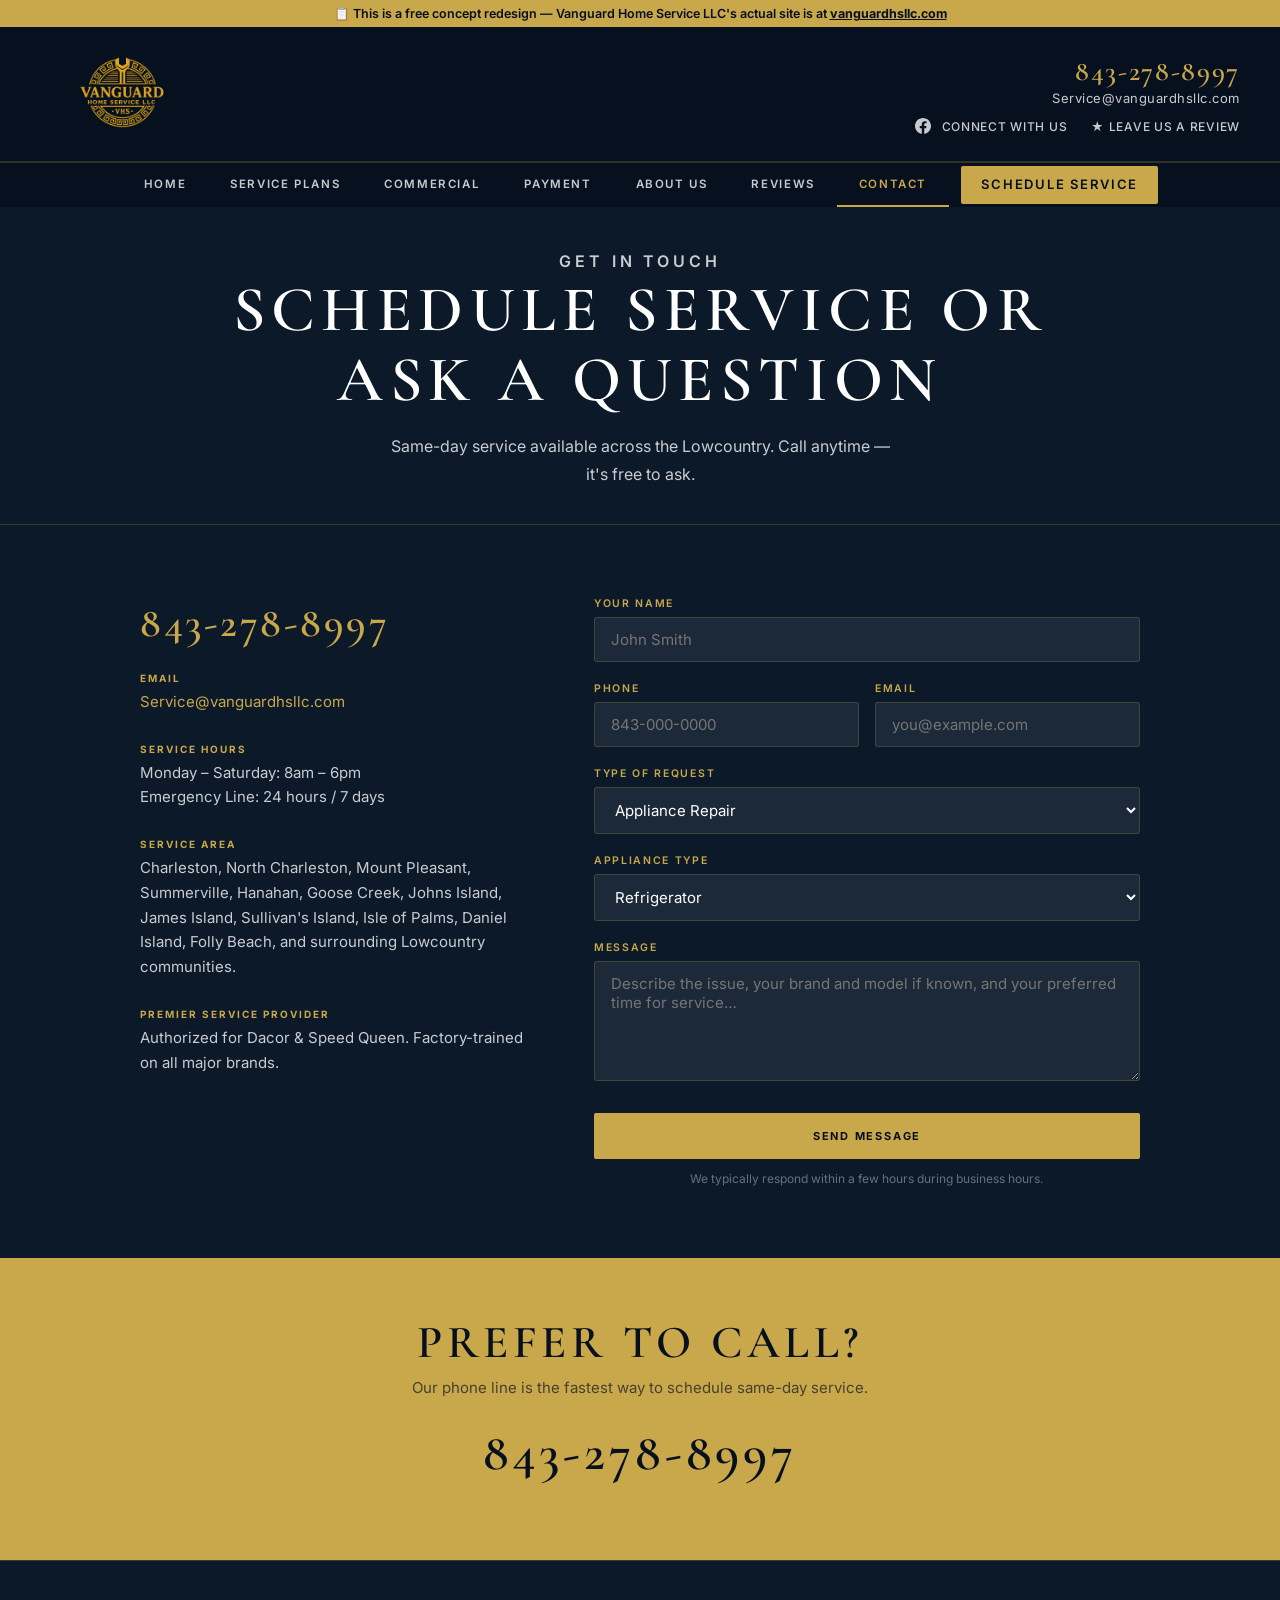
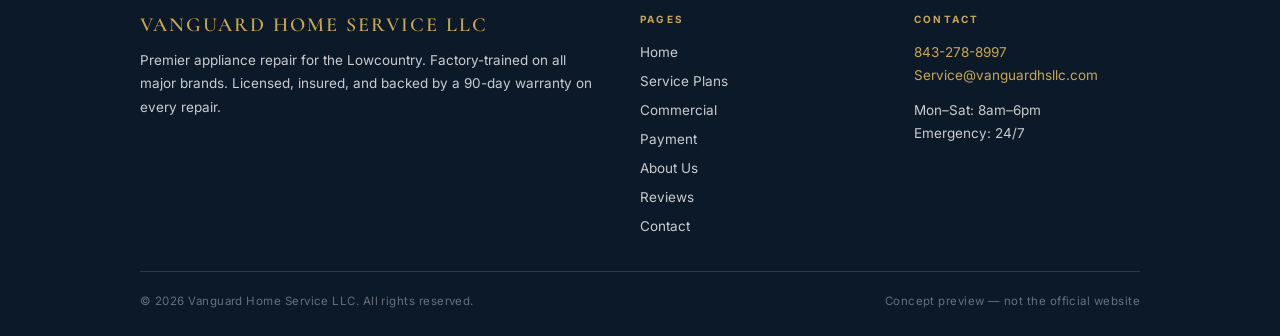
<file: contact.html>
<!DOCTYPE html>
<html lang="en">
<head>
  <meta charset="UTF-8">
  <meta name="viewport" content="width=device-width, initial-scale=1.0">
  <title>Contact — Vanguard Home Service LLC</title>
  <link rel="preconnect" href="https://fonts.googleapis.com">
  <link rel="preconnect" href="https://fonts.gstatic.com" crossorigin>
  <link href="https://fonts.googleapis.com/css2?family=Cormorant+Garamond:ital,wght@0,400;0,600;0,700;1,400&family=Inter:wght@400;500;600&display=swap" rel="stylesheet">
  <link rel="stylesheet" href="css/shared.css">
</head>
<body>

<div class="concept-banner">
  📋 This is a free concept redesign — Vanguard Home Service LLC's actual site is at <a href="https://www.vanguardhsllc.com" target="_blank">vanguardhsllc.com</a>
</div>

<div class="site-header">
  <a href="index.html" class="header-logo"><img src="Vanguard-logo.avif" alt="Vanguard Home Service LLC"></a>
  <div class="header-right">
    <div class="header-contact">
      <a href="tel:8432788997" class="header-phone">843-278-8997</a>
      <a href="mailto:Service@vanguardhsllc.com" class="header-email">Service@vanguardhsllc.com</a>
    </div>
    <div class="header-social">
      <a href="https://www.facebook.com/profile.php?id=61585645571088" target="_blank" rel="noopener"><svg xmlns="http://www.w3.org/2000/svg" width="16" height="16" viewBox="0 0 24 24" fill="currentColor" style="vertical-align:middle;margin-right:5px"><path d="M24 12.073c0-6.627-5.373-12-12-12s-12 5.373-12 12c0 5.99 4.388 10.954 10.125 11.854v-8.385H7.078v-3.47h3.047V9.43c0-3.007 1.792-4.669 4.533-4.669 1.312 0 2.686.235 2.686.235v2.953H15.83c-1.491 0-1.956.925-1.956 1.874v2.25h3.328l-.532 3.47h-2.796v8.385C19.612 23.027 24 18.062 24 12.073z"/></svg> Connect with us</a>
      <a href="#">&#9733; Leave us a review</a>
    </div>
  </div>
</div>

<nav>
  <div class="nav-links-wrap">
    <a href="index.html">Home</a>
    <a href="service-plans.html">Service Plans</a>
    <a href="commercial.html">Commercial</a>
    <a href="payment.html">Payment</a>
    <a href="about.html">About Us</a>
    <a href="reviews.html">Reviews</a>
    <a href="contact.html" class="active">Contact</a>
    <a href="contact.html" class="nav-schedule">Schedule Service</a>
  </div>
  <button class="hamburger" id="hamburger" aria-label="Open menu"><span></span><span></span><span></span></button>
</nav>
<div class="mobile-menu" id="mobileMenu">
  <ul>
    <li><a href="index.html">Home</a></li>
    <li><a href="service-plans.html">Service Plans</a></li>
    <li><a href="commercial.html">Commercial</a></li>
    <li><a href="payment.html">Payment</a></li>
    <li><a href="about.html">About Us</a></li>
    <li><a href="reviews.html">Reviews</a></li>
    <li><a href="contact.html" class="active">Contact</a></li>
    <li><a href="tel:8432788997">📞 843-278-8997</a></li>
  </ul>
</div>

<div class="page-hero">
  <p class="page-eyebrow">Get in Touch</p>
  <h1>Schedule Service or<br>Ask a Question</h1>
  <p>Same-day service available across the Lowcountry. Call anytime — it's free to ask.</p>
</div>

<div class="section" style="background:var(--navy);">
  <div class="section-inner">
    <div class="contact-grid">

      <div>
        <a href="tel:8432788997" class="big-phone">843-278-8997</a>

        <div class="contact-info-block">
          <div class="contact-label">Email</div>
          <p><a href="mailto:Service@vanguardhsllc.com">Service@vanguardhsllc.com</a></p>
        </div>

        <div class="contact-info-block">
          <div class="contact-label">Service Hours</div>
          <p>Monday – Saturday: 8am – 6pm<br>Emergency Line: 24 hours / 7 days</p>
        </div>

        <div class="contact-info-block">
          <div class="contact-label">Service Area</div>
          <p>Charleston, North Charleston, Mount Pleasant, Summerville, Hanahan, Goose Creek, Johns Island, James Island, Sullivan's Island, Isle of Palms, Daniel Island, Folly Beach, and surrounding Lowcountry communities.</p>
        </div>

        <div class="contact-info-block">
          <div class="contact-label">Premier Service Provider</div>
          <p>Authorized for Dacor &amp; Speed Queen. Factory-trained on all major brands.</p>
        </div>
      </div>

      <div>
        <div class="form-group">
          <label>Your Name</label>
          <input type="text" placeholder="John Smith">
        </div>
        <div class="form-row">
          <div class="form-group">
            <label>Phone</label>
            <input type="tel" placeholder="843-000-0000">
          </div>
          <div class="form-group">
            <label>Email</label>
            <input type="email" placeholder="you@example.com">
          </div>
        </div>
        <div class="form-group">
          <label>Type of Request</label>
          <select>
            <option>Appliance Repair</option>
            <option>Service Plan Inquiry</option>
            <option>Commercial Contract</option>
            <option>Other</option>
          </select>
        </div>
        <div class="form-group">
          <label>Appliance Type</label>
          <select>
            <option>Refrigerator</option>
            <option>Washer</option>
            <option>Dryer</option>
            <option>Dishwasher</option>
            <option>Oven / Range</option>
            <option>Microwave</option>
            <option>Ice Maker</option>
            <option>Other</option>
          </select>
        </div>
        <div class="form-group">
          <label>Message</label>
          <textarea placeholder="Describe the issue, your brand and model if known, and your preferred time for service…"></textarea>
        </div>
        <button class="form-submit">Send Message</button>
        <p style="text-align:center;font-size:12px;color:var(--muted2);margin-top:12px;">We typically respond within a few hours during business hours.</p>
      </div>

    </div>
  </div>
</div>

<div class="cta-strip">
  <h2>Prefer to Call?</h2>
  <p>Our phone line is the fastest way to schedule same-day service.</p>
  <a href="tel:8432788997" class="cta-phone">843-278-8997</a>
</div>

<footer>
  <div class="footer-inner">
    <div class="footer-grid">
      <div class="footer-brand">
        <span class="footer-logo-text">Vanguard Home Service LLC</span>
        <p>Premier appliance repair for the Lowcountry. Factory-trained on all major brands. Licensed, insured, and backed by a 90-day warranty on every repair.</p>
      </div>
      <div>
        <h4>Pages</h4>
        <ul>
          <li><a href="index.html">Home</a></li>
          <li><a href="service-plans.html">Service Plans</a></li>
          <li><a href="commercial.html">Commercial</a></li>
          <li><a href="payment.html">Payment</a></li>
          <li><a href="about.html">About Us</a></li>
          <li><a href="reviews.html">Reviews</a></li>
          <li><a href="contact.html">Contact</a></li>
        </ul>
      </div>
      <div class="footer-info">
        <h4>Contact</h4>
        <p><a href="tel:8432788997">843-278-8997</a></p>
        <p><a href="mailto:Service@vanguardhsllc.com">Service@vanguardhsllc.com</a></p>
        <p style="margin-top:12px;">Mon–Sat: 8am–6pm<br>Emergency: 24/7</p>
      </div>
    </div>
    <hr class="footer-divider">
    <div class="footer-bottom">
      <span>© 2026 Vanguard Home Service LLC. All rights reserved.</span>
      <span>Concept preview — not the official website</span>
    </div>
  </div>
</footer>

  <script src="main.js"></script>
</body>
</html>
</file>
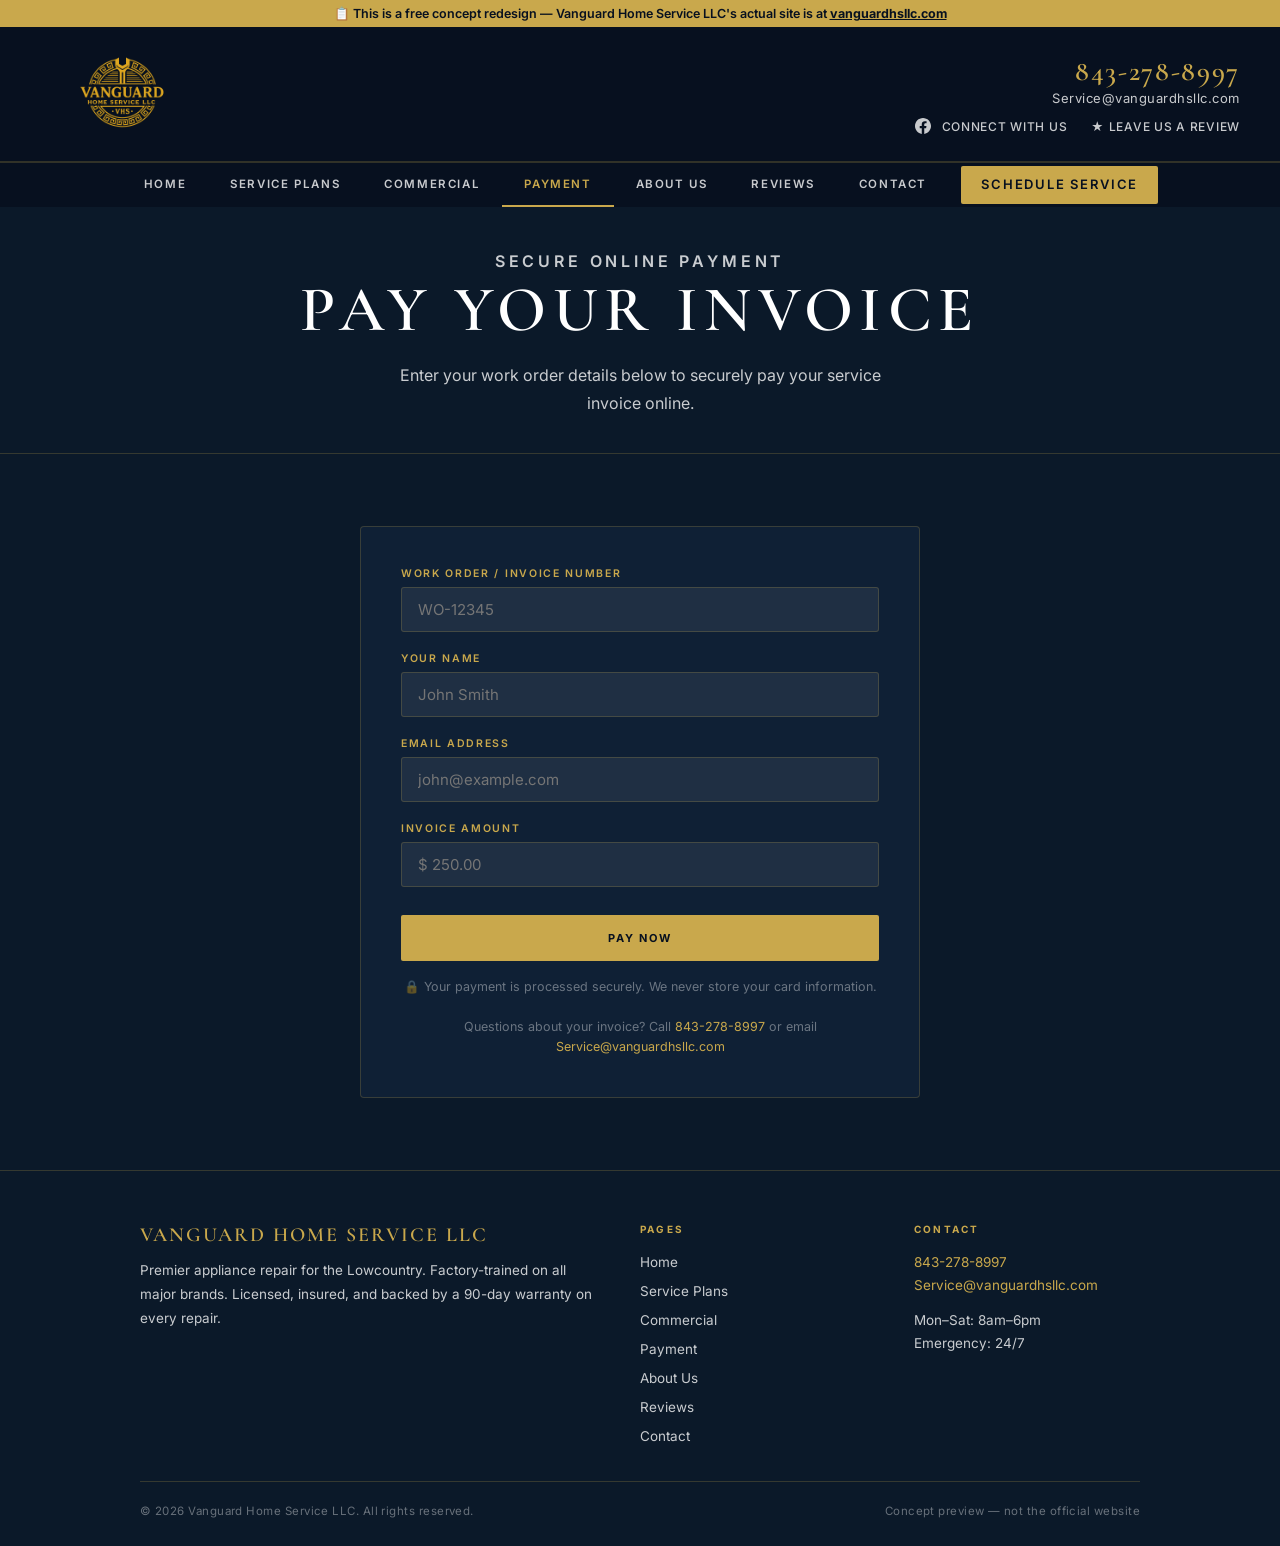
<file: payment.html>
<!DOCTYPE html>
<html lang="en">
<head>
  <meta charset="UTF-8">
  <meta name="viewport" content="width=device-width, initial-scale=1.0">
  <title>Pay Invoice — Vanguard Home Service LLC</title>
  <link rel="preconnect" href="https://fonts.googleapis.com">
  <link rel="preconnect" href="https://fonts.gstatic.com" crossorigin>
  <link href="https://fonts.googleapis.com/css2?family=Cormorant+Garamond:ital,wght@0,400;0,600;0,700;1,400&family=Inter:wght@400;500;600&display=swap" rel="stylesheet">
  <link rel="stylesheet" href="css/shared.css">
</head>
<body>

<div class="concept-banner">
  📋 This is a free concept redesign — Vanguard Home Service LLC's actual site is at <a href="https://www.vanguardhsllc.com" target="_blank">vanguardhsllc.com</a>
</div>

<div class="site-header">
  <a href="index.html" class="header-logo"><img src="Vanguard-logo.avif" alt="Vanguard Home Service LLC"></a>
  <div class="header-right">
    <div class="header-contact">
      <a href="tel:8432788997" class="header-phone">843-278-8997</a>
      <a href="mailto:Service@vanguardhsllc.com" class="header-email">Service@vanguardhsllc.com</a>
    </div>
    <div class="header-social">
      <a href="https://www.facebook.com/profile.php?id=61585645571088" target="_blank" rel="noopener"><svg xmlns="http://www.w3.org/2000/svg" width="16" height="16" viewBox="0 0 24 24" fill="currentColor" style="vertical-align:middle;margin-right:5px"><path d="M24 12.073c0-6.627-5.373-12-12-12s-12 5.373-12 12c0 5.99 4.388 10.954 10.125 11.854v-8.385H7.078v-3.47h3.047V9.43c0-3.007 1.792-4.669 4.533-4.669 1.312 0 2.686.235 2.686.235v2.953H15.83c-1.491 0-1.956.925-1.956 1.874v2.25h3.328l-.532 3.47h-2.796v8.385C19.612 23.027 24 18.062 24 12.073z"/></svg> Connect with us</a>
      <a href="#">&#9733; Leave us a review</a>
    </div>
  </div>
</div>

<nav>
  <div class="nav-links-wrap">
    <a href="index.html">Home</a>
    <a href="service-plans.html">Service Plans</a>
    <a href="commercial.html">Commercial</a>
    <a href="payment.html" class="active">Payment</a>
    <a href="about.html">About Us</a>
    <a href="reviews.html">Reviews</a>
    <a href="contact.html">Contact</a>
    <a href="contact.html" class="nav-schedule">Schedule Service</a>
  </div>
  <button class="hamburger" id="hamburger" aria-label="Open menu"><span></span><span></span><span></span></button>
</nav>
<div class="mobile-menu" id="mobileMenu">
  <ul>
    <li><a href="index.html">Home</a></li>
    <li><a href="service-plans.html">Service Plans</a></li>
    <li><a href="commercial.html">Commercial</a></li>
    <li><a href="payment.html" class="active">Payment</a></li>
    <li><a href="about.html">About Us</a></li>
    <li><a href="reviews.html">Reviews</a></li>
    <li><a href="contact.html">Contact</a></li>
    <li><a href="tel:8432788997">📞 843-278-8997</a></li>
  </ul>
</div>

<div class="page-hero">
  <p class="page-eyebrow">Secure Online Payment</p>
  <h1>Pay Your Invoice</h1>
  <p>Enter your work order details below to securely pay your service invoice online.</p>
</div>

<div class="section" style="background:var(--navy);">
  <div class="section-inner">
    <div class="payment-card">
      <div class="form-group">
        <label>Work Order / Invoice Number</label>
        <input type="text" placeholder="WO-12345">
      </div>
      <div class="form-group">
        <label>Your Name</label>
        <input type="text" placeholder="John Smith">
      </div>
      <div class="form-group">
        <label>Email Address</label>
        <input type="email" placeholder="john@example.com">
      </div>
      <div class="form-group">
        <label>Invoice Amount</label>
        <input type="text" placeholder="$ 250.00">
      </div>
      <button class="form-submit" style="margin-top:8px;">Pay Now</button>
      <p class="payment-note">🔒 Your payment is processed securely. We never store your card information.<br><br>
      Questions about your invoice? Call <a href="tel:8432788997">843-278-8997</a> or email <a href="mailto:Service@vanguardhsllc.com">Service@vanguardhsllc.com</a></p>
    </div>
  </div>
</div>

<footer>
  <div class="footer-inner">
    <div class="footer-grid">
      <div class="footer-brand">
        <span class="footer-logo-text">Vanguard Home Service LLC</span>
        <p>Premier appliance repair for the Lowcountry. Factory-trained on all major brands. Licensed, insured, and backed by a 90-day warranty on every repair.</p>
      </div>
      <div>
        <h4>Pages</h4>
        <ul>
          <li><a href="index.html">Home</a></li>
          <li><a href="service-plans.html">Service Plans</a></li>
          <li><a href="commercial.html">Commercial</a></li>
          <li><a href="payment.html">Payment</a></li>
          <li><a href="about.html">About Us</a></li>
          <li><a href="reviews.html">Reviews</a></li>
          <li><a href="contact.html">Contact</a></li>
        </ul>
      </div>
      <div class="footer-info">
        <h4>Contact</h4>
        <p><a href="tel:8432788997">843-278-8997</a></p>
        <p><a href="mailto:Service@vanguardhsllc.com">Service@vanguardhsllc.com</a></p>
        <p style="margin-top:12px;">Mon–Sat: 8am–6pm<br>Emergency: 24/7</p>
      </div>
    </div>
    <hr class="footer-divider">
    <div class="footer-bottom">
      <span>© 2026 Vanguard Home Service LLC. All rights reserved.</span>
      <span>Concept preview — not the official website</span>
    </div>
  </div>
</footer>

  <script src="main.js"></script>
</body>
</html>
</file>
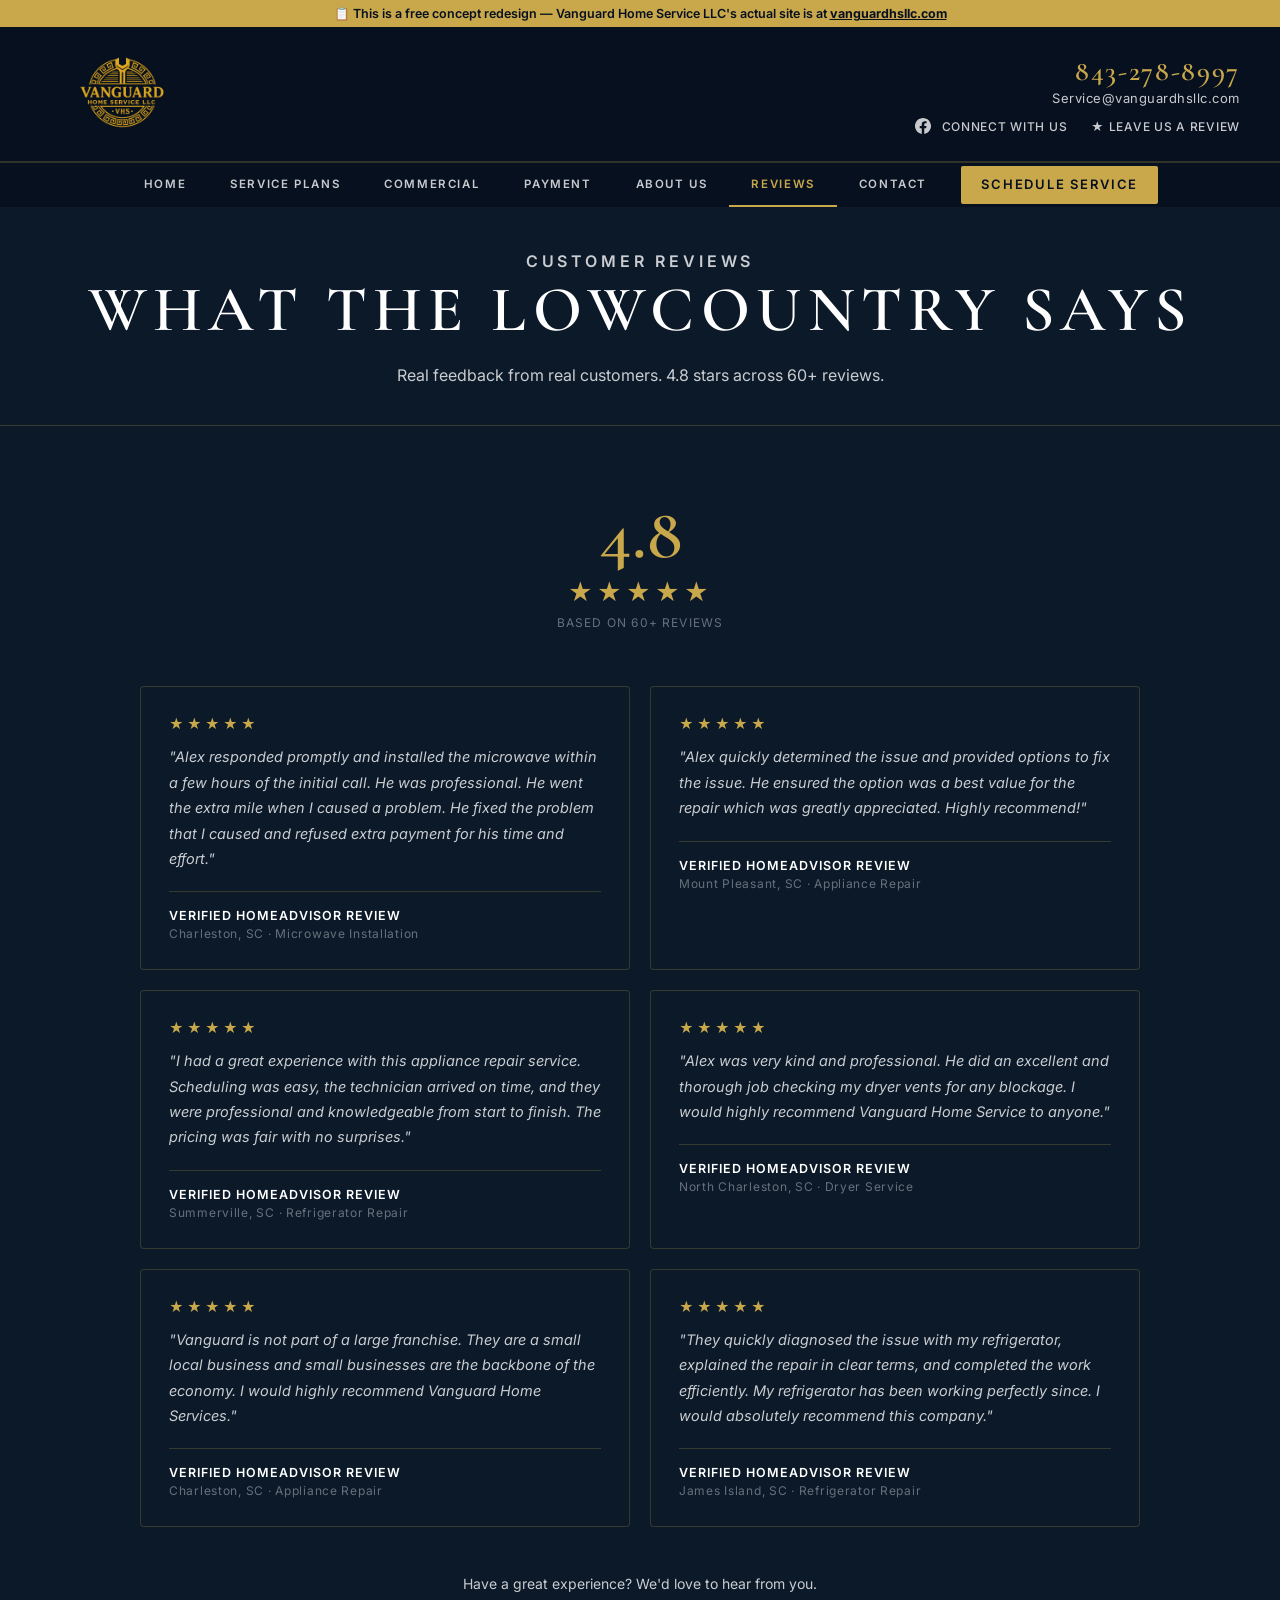
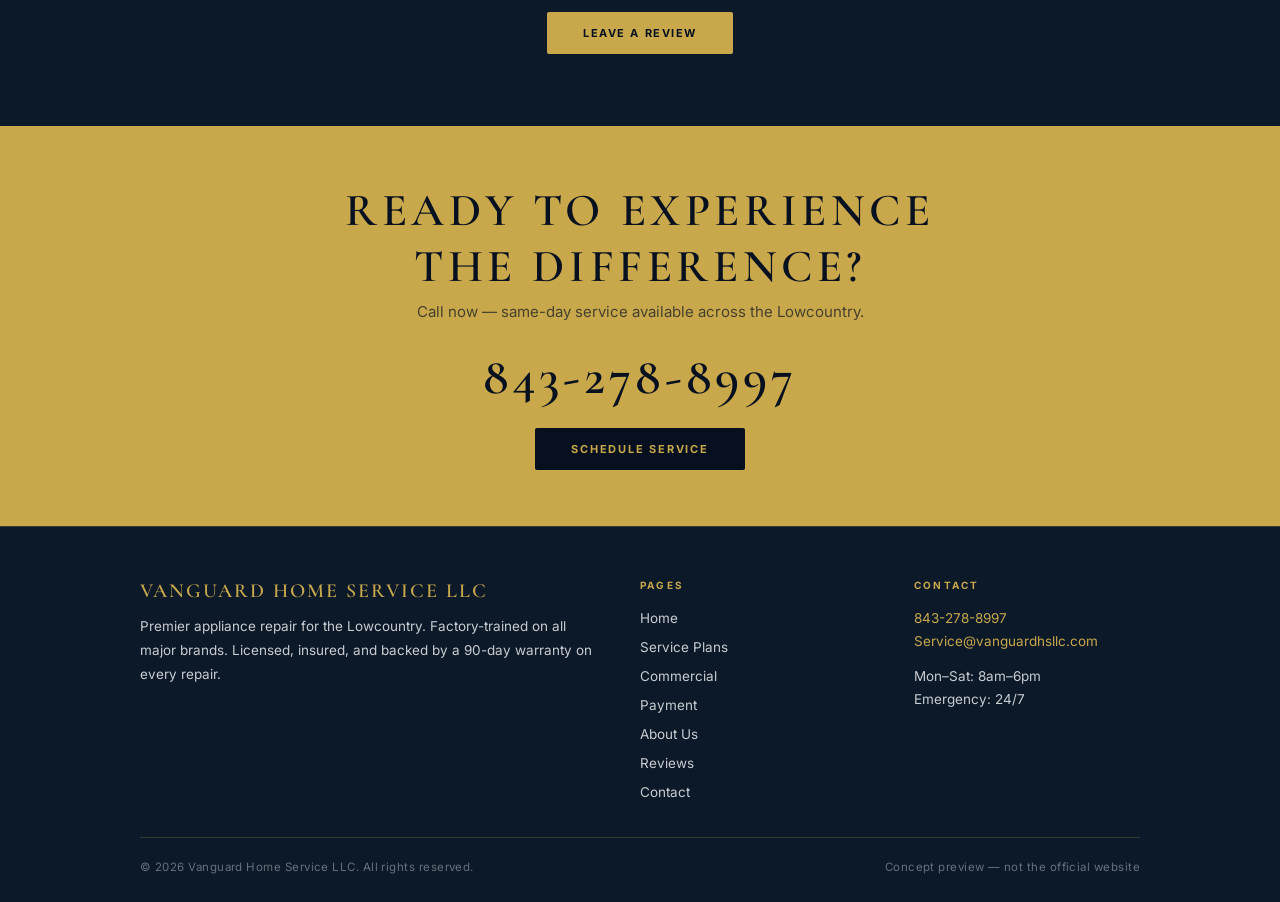
<file: reviews.html>
<!DOCTYPE html>
<html lang="en">
<head>
  <meta charset="UTF-8">
  <meta name="viewport" content="width=device-width, initial-scale=1.0">
  <title>Reviews — Vanguard Home Service LLC</title>
  <link rel="preconnect" href="https://fonts.googleapis.com">
  <link rel="preconnect" href="https://fonts.gstatic.com" crossorigin>
  <link href="https://fonts.googleapis.com/css2?family=Cormorant+Garamond:ital,wght@0,400;0,600;0,700;1,400&family=Inter:wght@400;500;600&display=swap" rel="stylesheet">
  <link rel="stylesheet" href="css/shared.css">
</head>
<body>

<div class="concept-banner">
  📋 This is a free concept redesign — Vanguard Home Service LLC's actual site is at <a href="https://www.vanguardhsllc.com" target="_blank">vanguardhsllc.com</a>
</div>

<div class="site-header">
  <a href="index.html" class="header-logo"><img src="Vanguard-logo.avif" alt="Vanguard Home Service LLC"></a>
  <div class="header-right">
    <div class="header-contact">
      <a href="tel:8432788997" class="header-phone">843-278-8997</a>
      <a href="mailto:Service@vanguardhsllc.com" class="header-email">Service@vanguardhsllc.com</a>
    </div>
    <div class="header-social">
      <a href="https://www.facebook.com/profile.php?id=61585645571088" target="_blank" rel="noopener"><svg xmlns="http://www.w3.org/2000/svg" width="16" height="16" viewBox="0 0 24 24" fill="currentColor" style="vertical-align:middle;margin-right:5px"><path d="M24 12.073c0-6.627-5.373-12-12-12s-12 5.373-12 12c0 5.99 4.388 10.954 10.125 11.854v-8.385H7.078v-3.47h3.047V9.43c0-3.007 1.792-4.669 4.533-4.669 1.312 0 2.686.235 2.686.235v2.953H15.83c-1.491 0-1.956.925-1.956 1.874v2.25h3.328l-.532 3.47h-2.796v8.385C19.612 23.027 24 18.062 24 12.073z"/></svg> Connect with us</a>
      <a href="#">&#9733; Leave us a review</a>
    </div>
  </div>
</div>

<nav>
  <div class="nav-links-wrap">
    <a href="index.html">Home</a>
    <a href="service-plans.html">Service Plans</a>
    <a href="commercial.html">Commercial</a>
    <a href="payment.html">Payment</a>
    <a href="about.html">About Us</a>
    <a href="reviews.html" class="active">Reviews</a>
    <a href="contact.html">Contact</a>
    <a href="contact.html" class="nav-schedule">Schedule Service</a>
  </div>
  <button class="hamburger" id="hamburger" aria-label="Open menu"><span></span><span></span><span></span></button>
</nav>
<div class="mobile-menu" id="mobileMenu">
  <ul>
    <li><a href="index.html">Home</a></li>
    <li><a href="service-plans.html">Service Plans</a></li>
    <li><a href="commercial.html">Commercial</a></li>
    <li><a href="payment.html">Payment</a></li>
    <li><a href="about.html">About Us</a></li>
    <li><a href="reviews.html" class="active">Reviews</a></li>
    <li><a href="contact.html">Contact</a></li>
    <li><a href="tel:8432788997">📞 843-278-8997</a></li>
  </ul>
</div>

<div class="page-hero">
  <p class="page-eyebrow">Customer Reviews</p>
  <h1>What the Lowcountry Says</h1>
  <p>Real feedback from real customers. 4.8 stars across 60+ reviews.</p>
</div>

<div class="section" style="background:var(--navy);">
  <div class="section-inner">

    <div style="text-align:center;margin-bottom:56px;">
      <div style="font-family:'Cormorant Garamond',serif;font-size:72px;font-weight:600;color:var(--gold);line-height:1;">4.8</div>
      <div style="color:var(--gold);font-size:24px;letter-spacing:4px;margin:8px 0;">★★★★★</div>
      <div style="font-size:12px;color:var(--muted2);letter-spacing:0.1em;text-transform:uppercase;">Based on 60+ reviews</div>
    </div>

    <div class="reviews-grid">

      <div class="review-card">
        <div class="review-stars">★★★★★</div>
        <p class="review-text">"Alex responded promptly and installed the microwave within a few hours of the initial call. He was professional. He went the extra mile when I caused a problem. He fixed the problem that I caused and refused extra payment for his time and effort."</p>
        <div class="review-author">
          <div class="review-name">Verified HomeAdvisor Review</div>
          <div class="review-meta">Charleston, SC · Microwave Installation</div>
        </div>
      </div>

      <div class="review-card">
        <div class="review-stars">★★★★★</div>
        <p class="review-text">"Alex quickly determined the issue and provided options to fix the issue. He ensured the option was a best value for the repair which was greatly appreciated. Highly recommend!"</p>
        <div class="review-author">
          <div class="review-name">Verified HomeAdvisor Review</div>
          <div class="review-meta">Mount Pleasant, SC · Appliance Repair</div>
        </div>
      </div>

      <div class="review-card">
        <div class="review-stars">★★★★★</div>
        <p class="review-text">"I had a great experience with this appliance repair service. Scheduling was easy, the technician arrived on time, and they were professional and knowledgeable from start to finish. The pricing was fair with no surprises."</p>
        <div class="review-author">
          <div class="review-name">Verified HomeAdvisor Review</div>
          <div class="review-meta">Summerville, SC · Refrigerator Repair</div>
        </div>
      </div>

      <div class="review-card">
        <div class="review-stars">★★★★★</div>
        <p class="review-text">"Alex was very kind and professional. He did an excellent and thorough job checking my dryer vents for any blockage. I would highly recommend Vanguard Home Service to anyone."</p>
        <div class="review-author">
          <div class="review-name">Verified HomeAdvisor Review</div>
          <div class="review-meta">North Charleston, SC · Dryer Service</div>
        </div>
      </div>

      <div class="review-card">
        <div class="review-stars">★★★★★</div>
        <p class="review-text">"Vanguard is not part of a large franchise. They are a small local business and small businesses are the backbone of the economy. I would highly recommend Vanguard Home Services."</p>
        <div class="review-author">
          <div class="review-name">Verified HomeAdvisor Review</div>
          <div class="review-meta">Charleston, SC · Appliance Repair</div>
        </div>
      </div>

      <div class="review-card">
        <div class="review-stars">★★★★★</div>
        <p class="review-text">"They quickly diagnosed the issue with my refrigerator, explained the repair in clear terms, and completed the work efficiently. My refrigerator has been working perfectly since. I would absolutely recommend this company."</p>
        <div class="review-author">
          <div class="review-name">Verified HomeAdvisor Review</div>
          <div class="review-meta">James Island, SC · Refrigerator Repair</div>
        </div>
      </div>

    </div>

    <div style="text-align:center;margin-top:48px;">
      <p style="font-size:14px;color:var(--muted);margin-bottom:20px;">Have a great experience? We'd love to hear from you.</p>
      <a href="#" style="display:inline-block;background:var(--gold);color:var(--bg);font-size:11px;font-weight:700;letter-spacing:0.14em;text-transform:uppercase;padding:14px 36px;border-radius:2px;">Leave a Review</a>
    </div>

  </div>
</div>

<div class="cta-strip">
  <h2>Ready to Experience<br>the Difference?</h2>
  <p>Call now — same-day service available across the Lowcountry.</p>
  <a href="tel:8432788997" class="cta-phone">843-278-8997</a>
  <a href="contact.html" class="cta-btn">Schedule Service</a>
</div>

<footer>
  <div class="footer-inner">
    <div class="footer-grid">
      <div class="footer-brand">
        <span class="footer-logo-text">Vanguard Home Service LLC</span>
        <p>Premier appliance repair for the Lowcountry. Factory-trained on all major brands. Licensed, insured, and backed by a 90-day warranty on every repair.</p>
      </div>
      <div>
        <h4>Pages</h4>
        <ul>
          <li><a href="index.html">Home</a></li>
          <li><a href="service-plans.html">Service Plans</a></li>
          <li><a href="commercial.html">Commercial</a></li>
          <li><a href="payment.html">Payment</a></li>
          <li><a href="about.html">About Us</a></li>
          <li><a href="reviews.html">Reviews</a></li>
          <li><a href="contact.html">Contact</a></li>
        </ul>
      </div>
      <div class="footer-info">
        <h4>Contact</h4>
        <p><a href="tel:8432788997">843-278-8997</a></p>
        <p><a href="mailto:Service@vanguardhsllc.com">Service@vanguardhsllc.com</a></p>
        <p style="margin-top:12px;">Mon–Sat: 8am–6pm<br>Emergency: 24/7</p>
      </div>
    </div>
    <hr class="footer-divider">
    <div class="footer-bottom">
      <span>© 2026 Vanguard Home Service LLC. All rights reserved.</span>
      <span>Concept preview — not the official website</span>
    </div>
  </div>
</footer>

  <script src="main.js"></script>
</body>
</html>
</file>
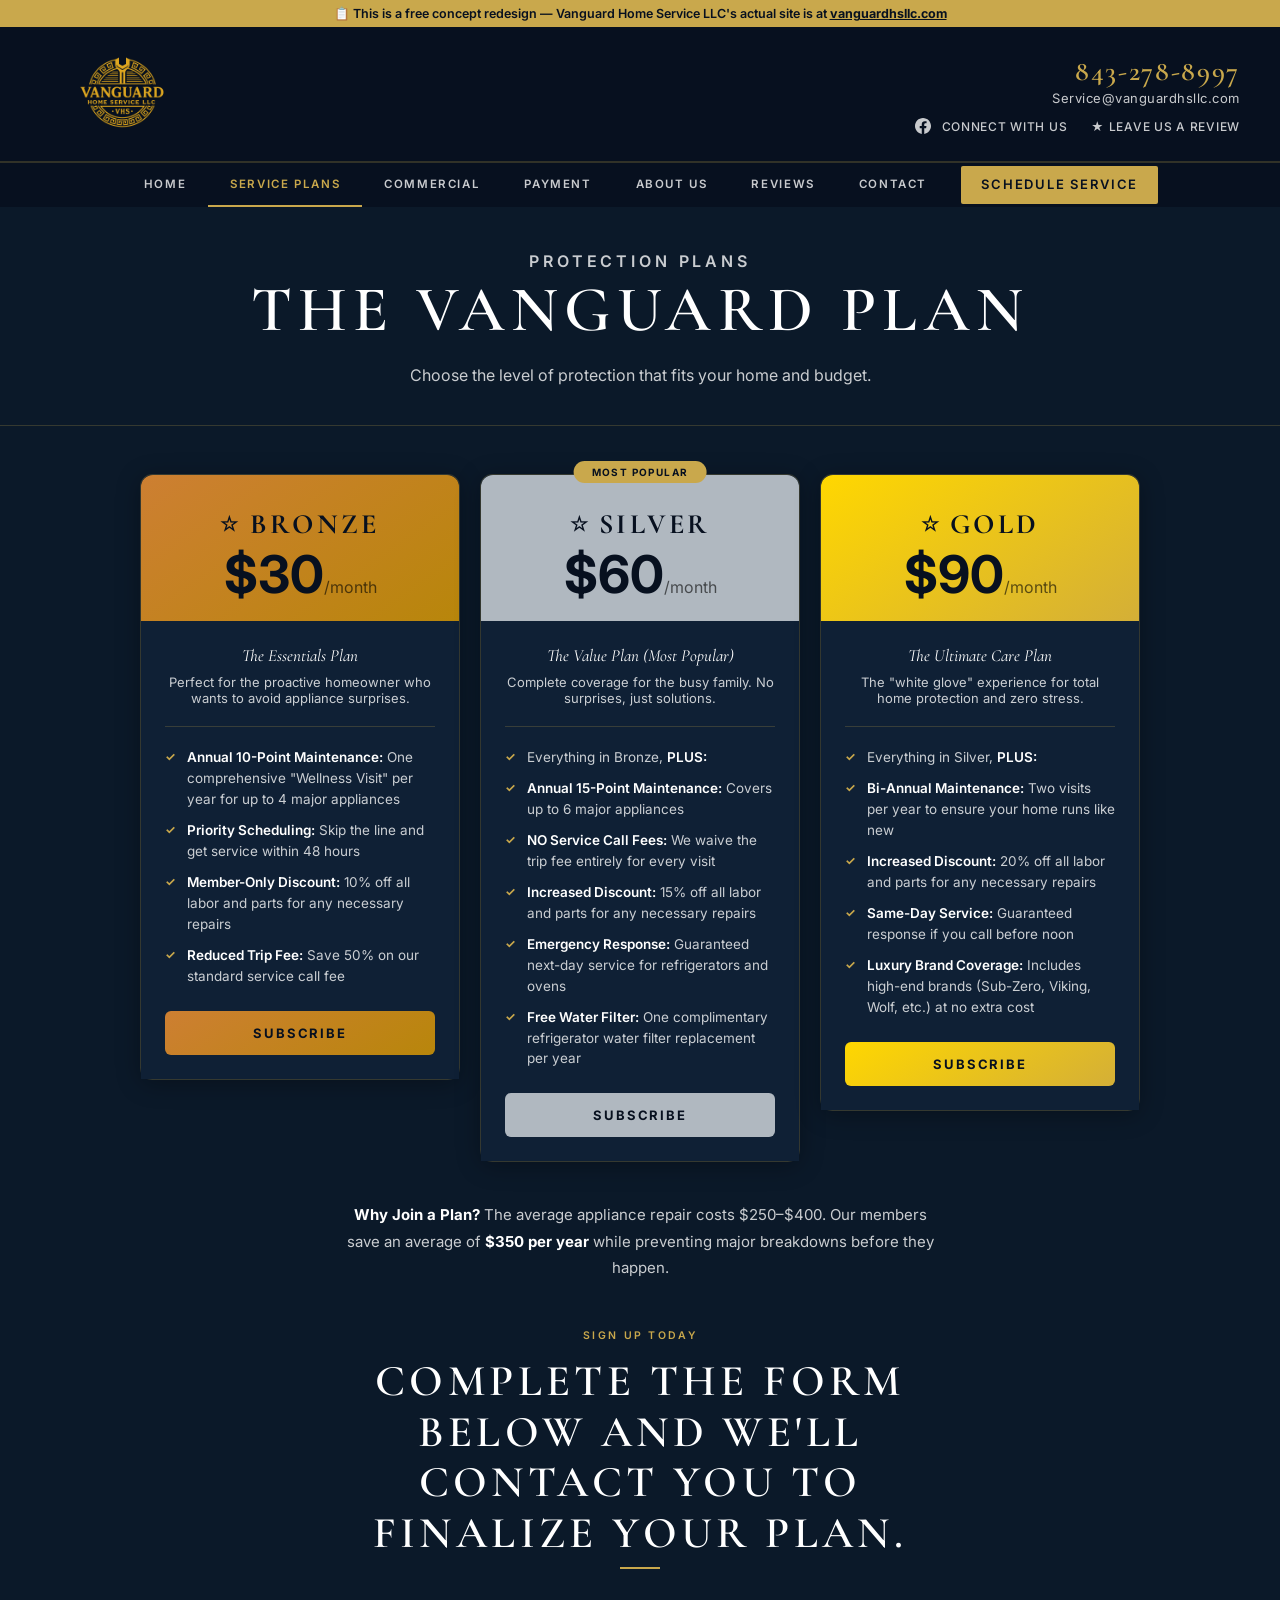
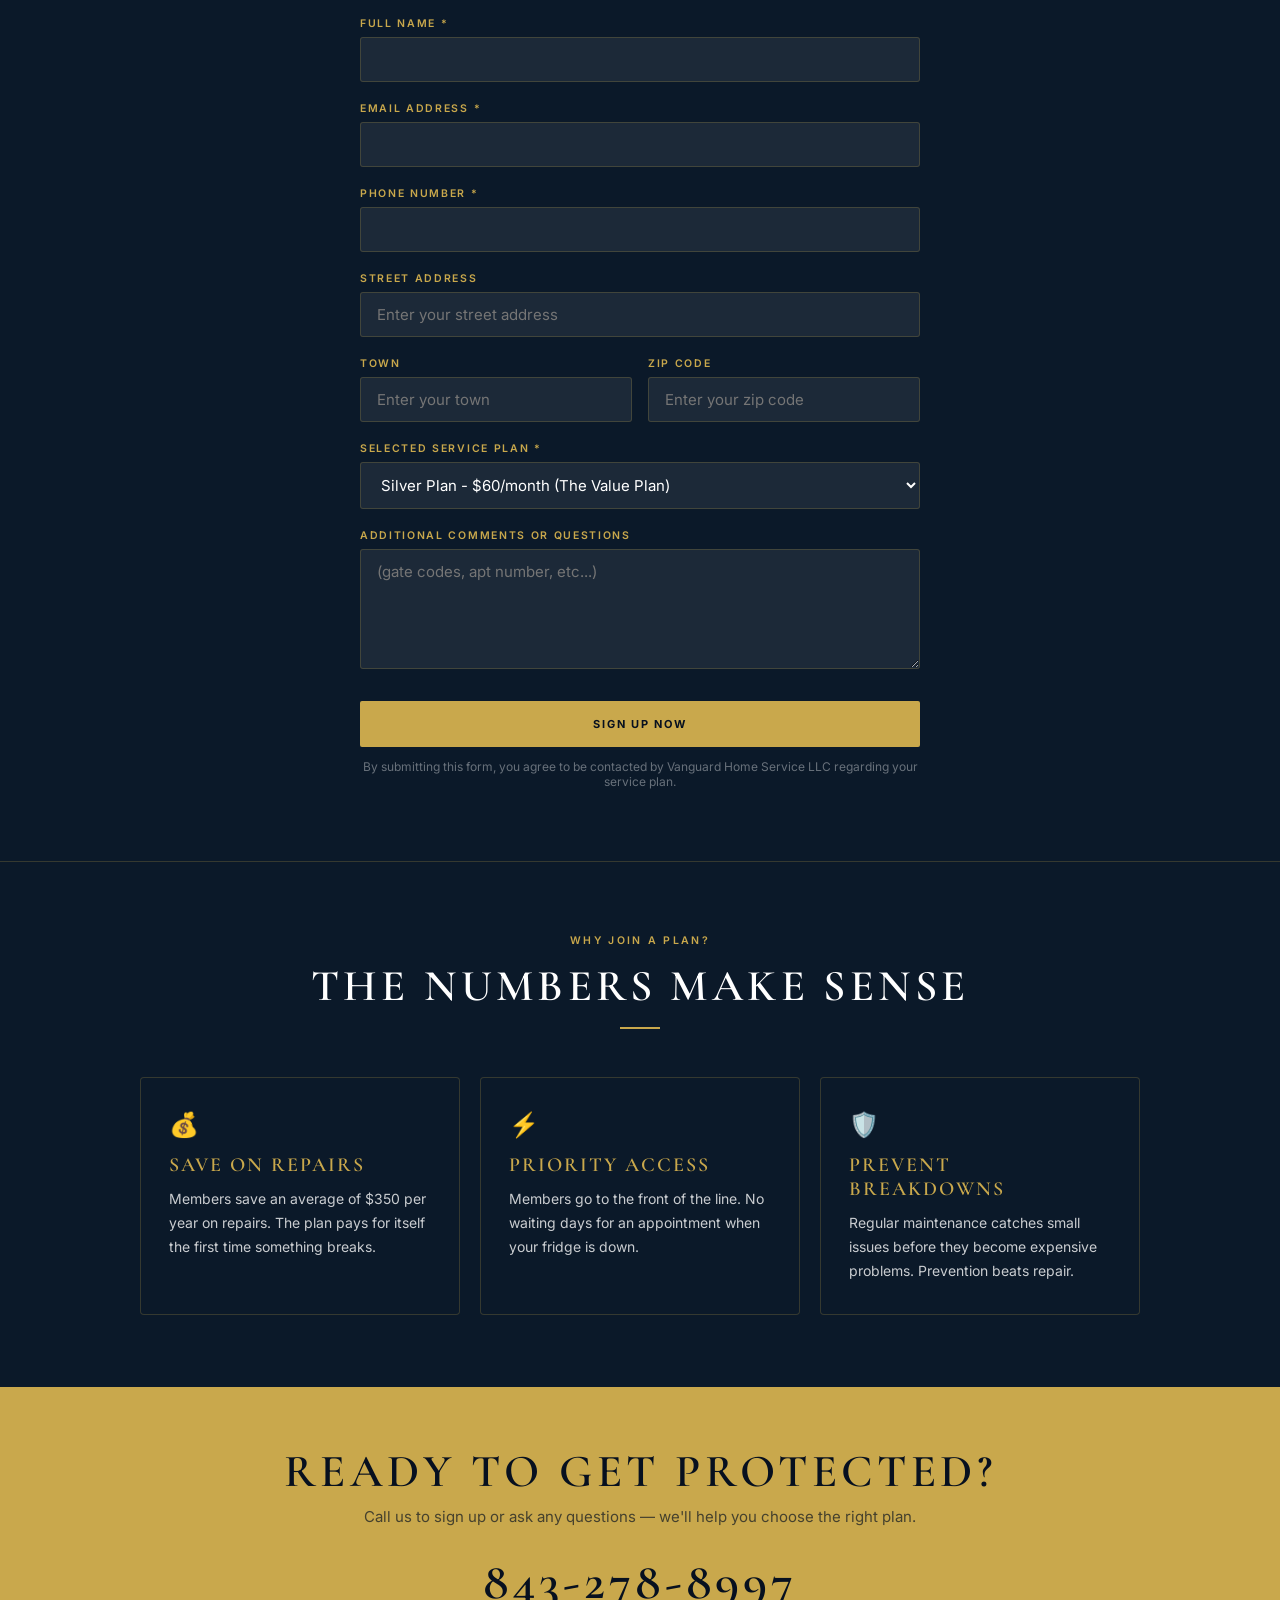
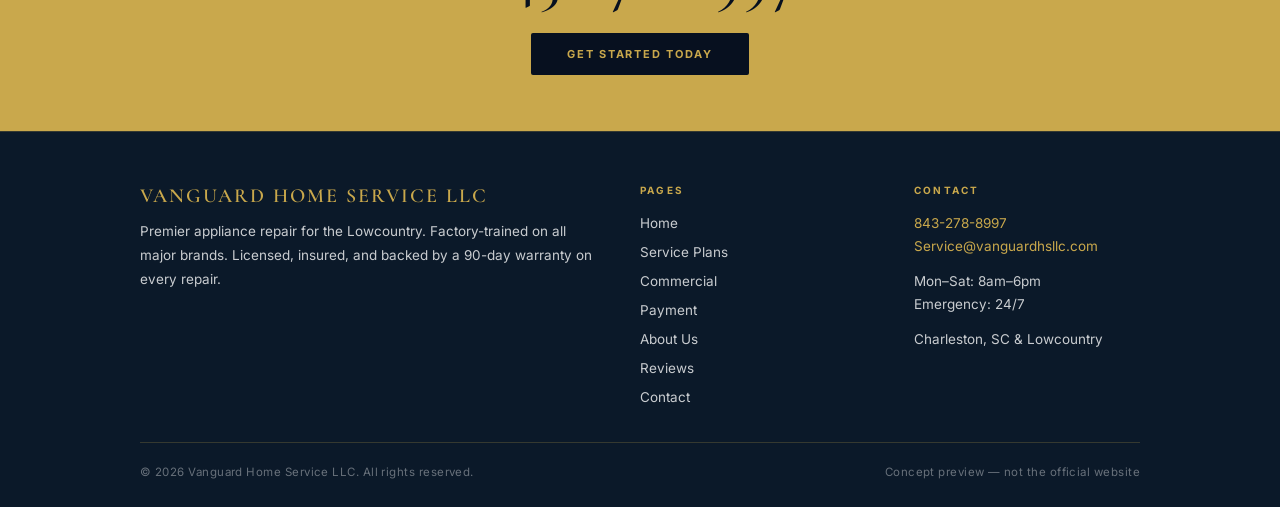
<file: service-plans.html>
<!DOCTYPE html>
<html lang="en">
<head>
  <meta charset="UTF-8">
  <meta name="viewport" content="width=device-width, initial-scale=1.0">
  <title>Service Plans — Vanguard Home Service LLC</title>
  <meta name="description" content="Choose a Vanguard protection plan starting at $30/month. Priority scheduling, discounts, and guaranteed maintenance for your home appliances.">
  <link rel="preconnect" href="https://fonts.googleapis.com">
  <link rel="preconnect" href="https://fonts.gstatic.com" crossorigin>
  <link href="https://fonts.googleapis.com/css2?family=Cormorant+Garamond:ital,wght@0,400;0,600;0,700;1,400&family=Inter:wght@400;500;600&display=swap" rel="stylesheet">
  <link rel="stylesheet" href="css/shared.css">
</head>
<body>

<div class="concept-banner">
  📋 This is a free concept redesign — Vanguard Home Service LLC's actual site is at <a href="https://www.vanguardhsllc.com" target="_blank">vanguardhsllc.com</a>
</div>

<div class="site-header">
  <a href="index.html" class="header-logo">
    <img src="Vanguard-logo.avif" alt="Vanguard Home Service LLC">
  </a>
  <div class="header-right">
    <div class="header-contact">
      <a href="tel:8432788997" class="header-phone">843-278-8997</a>
      <a href="mailto:Service@vanguardhsllc.com" class="header-email">Service@vanguardhsllc.com</a>
    </div>
    <div class="header-social">
      <a href="https://www.facebook.com/profile.php?id=61585645571088" target="_blank" rel="noopener"><svg xmlns="http://www.w3.org/2000/svg" width="16" height="16" viewBox="0 0 24 24" fill="currentColor" style="vertical-align:middle;margin-right:5px"><path d="M24 12.073c0-6.627-5.373-12-12-12s-12 5.373-12 12c0 5.99 4.388 10.954 10.125 11.854v-8.385H7.078v-3.47h3.047V9.43c0-3.007 1.792-4.669 4.533-4.669 1.312 0 2.686.235 2.686.235v2.953H15.83c-1.491 0-1.956.925-1.956 1.874v2.25h3.328l-.532 3.47h-2.796v8.385C19.612 23.027 24 18.062 24 12.073z"/></svg> Connect with us</a>
      <a href="#">&#9733; Leave us a review</a>
    </div>
  </div>
</div>

<nav>
  <div class="nav-links-wrap">
    <a href="index.html">Home</a>
    <a href="service-plans.html" class="active">Service Plans</a>
    <a href="commercial.html">Commercial</a>
    <a href="payment.html">Payment</a>
    <a href="about.html">About Us</a>
    <a href="reviews.html">Reviews</a>
    <a href="contact.html">Contact</a>
    <a href="contact.html" class="nav-schedule">Schedule Service</a>
  </div>
  <button class="hamburger" id="hamburger" aria-label="Open menu"><span></span><span></span><span></span></button>
</nav>
<div class="mobile-menu" id="mobileMenu">
  <ul>
    <li><a href="index.html">Home</a></li>
    <li><a href="service-plans.html" class="active">Service Plans</a></li>
    <li><a href="commercial.html">Commercial</a></li>
    <li><a href="payment.html">Payment</a></li>
    <li><a href="about.html">About Us</a></li>
    <li><a href="reviews.html">Reviews</a></li>
    <li><a href="contact.html">Contact</a></li>
    <li><a href="tel:8432788997">📞 843-278-8997</a></li>
  </ul>
</div>

<div class="page-hero">
  <p class="page-eyebrow">Protection Plans</p>
  <h1>The Vanguard Plan</h1>
  <p>Choose the level of protection that fits your home and budget.</p>
</div>

<div class="section" style="background:var(--navy);padding-top:32px;">
  <div class="section-inner">

    <div class="plans-grid">

      <!-- BRONZE -->
      <div class="plan-card plan-card--bronze">
        <div class="plan-header">
          <div class="plan-tier-name">Bronze</div>
          <div class="plan-price">$30<span>/month</span></div>
        </div>
        <div class="plan-body">
          <div class="plan-subtitle">The Essentials Plan</div>
          <div class="plan-desc">Perfect for the proactive homeowner who wants to avoid appliance surprises.</div>
          <div class="plan-divider"></div>
          <ul class="plan-features">
            <li><strong>Annual 10-Point Maintenance:</strong> One comprehensive "Wellness Visit" per year for up to 4 major appliances</li>
            <li><strong>Priority Scheduling:</strong> Skip the line and get service within 48 hours</li>
            <li><strong>Member-Only Discount:</strong> 10% off all labor and parts for any necessary repairs</li>
            <li><strong>Reduced Trip Fee:</strong> Save 50% on our standard service call fee</li>
          </ul>
          <a href="#signup-form" class="plan-btn">Subscribe</a>
        </div>
      </div>

      <!-- SILVER -->
      <div class="plan-card plan-card--silver">
        <div class="plan-badge">Most Popular</div>
        <div class="plan-header">
          <div class="plan-tier-name">Silver</div>
          <div class="plan-price">$60<span>/month</span></div>
        </div>
        <div class="plan-body">
          <div class="plan-subtitle">The Value Plan (Most Popular)</div>
          <div class="plan-desc">Complete coverage for the busy family. No surprises, just solutions.</div>
          <div class="plan-divider"></div>
          <ul class="plan-features">
            <li>Everything in Bronze, <strong>PLUS:</strong></li>
            <li><strong>Annual 15-Point Maintenance:</strong> Covers up to 6 major appliances</li>
            <li><strong>NO Service Call Fees:</strong> We waive the trip fee entirely for every visit</li>
            <li><strong>Increased Discount:</strong> 15% off all labor and parts for any necessary repairs</li>
            <li><strong>Emergency Response:</strong> Guaranteed next-day service for refrigerators and ovens</li>
            <li><strong>Free Water Filter:</strong> One complimentary refrigerator water filter replacement per year</li>
          </ul>
          <a href="#signup-form" class="plan-btn">Subscribe</a>
        </div>
      </div>

      <!-- GOLD -->
      <div class="plan-card plan-card--gold">
        <div class="plan-header">
          <div class="plan-tier-name">Gold</div>
          <div class="plan-price">$90<span>/month</span></div>
        </div>
        <div class="plan-body">
          <div class="plan-subtitle">The Ultimate Care Plan</div>
          <div class="plan-desc">The "white glove" experience for total home protection and zero stress.</div>
          <div class="plan-divider"></div>
          <ul class="plan-features">
            <li>Everything in Silver, <strong>PLUS:</strong></li>
            <li><strong>Bi-Annual Maintenance:</strong> Two visits per year to ensure your home runs like new</li>
            <li><strong>Increased Discount:</strong> 20% off all labor and parts for any necessary repairs</li>
            <li><strong>Same-Day Service:</strong> Guaranteed response if you call before noon</li>
            <li><strong>Luxury Brand Coverage:</strong> Includes high-end brands (Sub-Zero, Viking, Wolf, etc.) at no extra cost</li>
          </ul>
          <a href="#signup-form" class="plan-btn">Subscribe</a>
        </div>
      </div>

    </div>

    <p style="text-align:center;font-size:15px;color:var(--muted);max-width:600px;margin:40px auto 0;line-height:1.75;">
      <strong style="color:var(--white)">Why Join a Plan?</strong> The average appliance repair costs $250–$400. Our members save an average of <strong style="color:var(--white)">$350 per year</strong> while preventing major breakdowns before they happen.
    </p>

    <div id="signup-form" style="margin-top:48px;max-width:560px;margin-left:auto;margin-right:auto;">
      <p class="section-eyebrow" style="text-align:center;">Sign Up Today</p>
      <h2 class="section-title" style="text-align:center;margin-bottom:8px;">Complete the form below and we'll contact you to finalize your plan.</h2>
      <div class="gold-rule"></div>
      <div class="form-group">
        <label>Full Name <span style="color:var(--gold)">*</span></label>
        <input type="text" placeholder="">
      </div>
      <div class="form-group">
        <label>Email Address <span style="color:var(--gold)">*</span></label>
        <input type="email" placeholder="">
      </div>
      <div class="form-group">
        <label>Phone Number <span style="color:var(--gold)">*</span></label>
        <input type="tel" placeholder="">
      </div>
      <div class="form-group">
        <label>Street Address</label>
        <input type="text" placeholder="Enter your street address">
      </div>
      <div class="form-row">
        <div class="form-group">
          <label>Town</label>
          <input type="text" placeholder="Enter your town">
        </div>
        <div class="form-group">
          <label>Zip Code</label>
          <input type="text" placeholder="Enter your zip code">
        </div>
      </div>
      <div class="form-group">
        <label>Selected Service Plan <span style="color:var(--gold)">*</span></label>
        <select>
          <option>Bronze Plan - $30/month (The Essentials Plan)</option>
          <option selected>Silver Plan - $60/month (The Value Plan)</option>
          <option>Gold Plan - $90/month (The Ultimate Care Plan)</option>
        </select>
      </div>
      <div class="form-group">
        <label>Additional Comments or Questions</label>
        <textarea placeholder="(gate codes, apt number, etc...)"></textarea>
      </div>
      <button class="form-submit">Sign Up Now</button>
      <p style="text-align:center;font-size:12px;color:var(--muted2);margin-top:12px;">By submitting this form, you agree to be contacted by Vanguard Home Service LLC regarding your service plan.</p>
    </div>

  </div>
</div>

<div class="section" style="background:var(--navy);border-top:1px solid var(--gold-border);">
  <div class="section-inner">
    <p class="section-eyebrow">Why Join a Plan?</p>
    <h2 class="section-title">The Numbers Make Sense</h2>
    <div class="gold-rule"></div>
    <div class="why-grid">
      <div class="why-card">
        <div class="why-icon">💰</div>
        <h3>Save on Repairs</h3>
        <p>Members save an average of $350 per year on repairs. The plan pays for itself the first time something breaks.</p>
      </div>
      <div class="why-card">
        <div class="why-icon">⚡</div>
        <h3>Priority Access</h3>
        <p>Members go to the front of the line. No waiting days for an appointment when your fridge is down.</p>
      </div>
      <div class="why-card">
        <div class="why-icon">🛡️</div>
        <h3>Prevent Breakdowns</h3>
        <p>Regular maintenance catches small issues before they become expensive problems. Prevention beats repair.</p>
      </div>
    </div>
  </div>
</div>

<div class="cta-strip">
  <h2>Ready to Get Protected?</h2>
  <p>Call us to sign up or ask any questions — we'll help you choose the right plan.</p>
  <a href="tel:8432788997" class="cta-phone">843-278-8997</a>
  <a href="contact.html" class="cta-btn">Get Started Today</a>
</div>

<footer>
  <div class="footer-inner">
    <div class="footer-grid">
      <div class="footer-brand">
        <span class="footer-logo-text">Vanguard Home Service LLC</span>
        <p>Premier appliance repair for the Lowcountry. Factory-trained on all major brands. Licensed, insured, and backed by a 90-day warranty on every repair.</p>
      </div>
      <div>
        <h4>Pages</h4>
        <ul>
          <li><a href="index.html">Home</a></li>
          <li><a href="service-plans.html">Service Plans</a></li>
          <li><a href="commercial.html">Commercial</a></li>
          <li><a href="payment.html">Payment</a></li>
          <li><a href="about.html">About Us</a></li>
          <li><a href="reviews.html">Reviews</a></li>
          <li><a href="contact.html">Contact</a></li>
        </ul>
      </div>
      <div class="footer-info">
        <h4>Contact</h4>
        <p><a href="tel:8432788997">843-278-8997</a></p>
        <p><a href="mailto:Service@vanguardhsllc.com">Service@vanguardhsllc.com</a></p>
        <p style="margin-top:12px;">Mon–Sat: 8am–6pm<br>Emergency: 24/7</p>
        <p style="margin-top:12px;">Charleston, SC &amp; Lowcountry</p>
      </div>
    </div>
    <hr class="footer-divider">
    <div class="footer-bottom">
      <span>© 2026 Vanguard Home Service LLC. All rights reserved.</span>
      <span>Concept preview — not the official website</span>
    </div>
  </div>
</footer>

  <script src="main.js"></script>
</body>
</html>
</file>
<file: css/shared.css>
/* ── RESET & VARIABLES ── */
*, *::before, *::after { box-sizing: border-box; margin: 0; padding: 0; }

:root {
  --bg: #07101f;
  --navy: #0b1929;
  --navy-light: #0f2035;
  --gold: #c9a84c;
  --gold-light: #e2c070;
  --gold-border: rgba(201,168,76,0.22);
  --white: #ffffff;
  --muted: rgba(255,255,255,0.78);
  --muted2: rgba(255,255,255,0.38);
}

html { scroll-behavior: smooth; }
body { font-family: 'Inter', sans-serif; background: var(--bg); color: var(--white); font-size: 16px; -webkit-font-smoothing: antialiased; }
a { text-decoration: none; }

/* CONCEPT BANNER */
.concept-banner { background: var(--gold); color: #07101f; text-align: center; padding: 6px 20px; font-size: 12.5px; font-weight: 600; }
.concept-banner a { color: #07101f; text-decoration: underline; font-weight: 700; }

/* HEADER */
.site-header { background: var(--bg); border-bottom: 1px solid var(--gold-border); padding: 12px 40px; display: flex; align-items: center; justify-content: space-between; }
.header-logo { display: inline-block; }
.header-logo img { height: 110px; width: auto; display: block; }
.header-right { text-align: right; display: flex; flex-direction: column; align-items: flex-end; justify-content: center; gap: 6px; }
.header-contact { margin-bottom: 0; }
.header-phone { font-family: 'Cormorant Garamond', serif; font-size: 28px; font-weight: 600; color: var(--gold); letter-spacing: 0.06em; display: block; margin-bottom: 2px; }
.header-email { font-size: 13px; color: var(--muted); letter-spacing: 0.04em; display: block; margin-bottom: 6px; }
.header-social { display: flex; justify-content: flex-end; gap: 24px; font-size: 12px; font-weight: 500; letter-spacing: 0.06em; text-transform: uppercase; color: var(--muted); margin-bottom: 0; }
.header-social a { color: var(--muted); transition: color 0.15s; display: flex; align-items: center; gap: 6px; }
.header-social a:hover { color: var(--gold); }

/* NAV */
nav { display: flex; align-items: center; border-top: 1px solid var(--gold-border); background: var(--bg); }
.nav-links-wrap { display: flex; align-items: center; flex-wrap: wrap; justify-content: center; flex: 1; }
nav a { display: block; padding: 14px 22px; font-size: 11.5px; font-weight: 600; letter-spacing: 0.14em; text-transform: uppercase; color: var(--muted); border-bottom: 2px solid transparent; transition: color 0.15s, border-color 0.15s; }
nav a:hover { color: var(--gold); }
nav a.active { color: var(--gold); border-bottom-color: var(--gold); }
nav a.nav-schedule { background: var(--gold); color: var(--bg) !important; border-bottom: 2px solid transparent !important; border-radius: 2px; padding: 10px 20px !important; margin-left: 12px; font-size: 13px; }
nav a.nav-schedule:hover { background: var(--gold-light); }

/* HAMBURGER */
.hamburger { display: none; flex-direction: column; gap: 5px; cursor: pointer; background: none; border: none; padding: 14px 20px; }
.hamburger span { display: block; width: 22px; height: 2px; background: var(--gold); }
.mobile-menu { display: none; background: var(--navy); border-top: 1px solid var(--gold-border); }
.mobile-menu.open { display: block; }
.mobile-menu ul { list-style: none; padding: 8px 0; }
.mobile-menu ul li a { display: block; padding: 14px 24px; color: var(--muted); font-size: 12px; font-weight: 600; letter-spacing: 0.12em; text-transform: uppercase; border-bottom: 1px solid var(--gold-border); transition: color 0.15s; }
.mobile-menu ul li:last-child a { border-bottom: none; }
.mobile-menu ul li a.active, .mobile-menu ul li a:hover { color: var(--gold); }

/* PAGE HERO */
.page-hero { background: var(--navy); border-bottom: 1px solid var(--gold-border); padding: 40px 24px 36px; text-align: center; }
.page-eyebrow { font-size: 10.5px; font-weight: 600; letter-spacing: 0.24em; text-transform: uppercase; color: var(--gold); margin-bottom: 16px; }
.page-hero h1 { font-family: 'Cormorant Garamond', serif; font-size: clamp(36px, 6vw, 64px); font-weight: 600; letter-spacing: 0.1em; text-transform: uppercase; color: var(--white); line-height: 1.1; margin-bottom: 16px; }
.page-hero p { font-size: 16px; color: var(--muted); max-width: 520px; margin: 0 auto; line-height: 1.75; }

/* HERO homepage */
.hero { border-bottom: 1px solid var(--gold-border); padding: 0; position: relative; overflow: hidden; }
.hero-slides{
  position:absolute;inset:0;z-index:0;
}
.hero-slide{
  position:absolute;inset:0;
  background-size:cover;background-position:center;
  opacity:0;transition:opacity 1.2s ease-in-out;
}
.hero-slide.active{opacity:1;}
.hero-dots{
  position:absolute;bottom:18px;left:50%;transform:translateX(-50%);
  display:flex;gap:10px;z-index:3;
}
.hero-dot{
  width:10px;height:10px;border-radius:50%;
  border:2px solid rgba(255,255,255,0.5);
  background:transparent;cursor:pointer;
  transition:background 0.3s,border-color 0.3s;padding:0;
}
.hero-dot.active{background:var(--gold);border-color:var(--gold);}
.hero-overlay { position: absolute; inset: 0; background: linear-gradient(to right, rgba(7,16,31,0.58) 50%, rgba(7,16,31,0.35) 100%); z-index: 1; }
.hero-inner { position: relative; z-index: 2; max-width: 1100px; margin: 0 auto; padding: 48px 40px; display: grid; grid-template-columns: 1fr 1fr; gap: 48px; align-items: center; }
.hero-left { text-align: left; }
.hero-right { text-align: center; display: flex; flex-direction: column; align-items: center; justify-content: center; }
.hero-eyebrow { font-size: 11px; font-weight: 600; letter-spacing: 0.22em; text-transform: uppercase; color: var(--gold); margin-bottom: 20px; }
.hero h1 { font-family: 'Cormorant Garamond', serif; font-size: clamp(32px, 4vw, 52px); font-weight: 600; letter-spacing: 0.08em; text-transform: uppercase; color: var(--white); line-height: 1.08; margin-bottom: 20px; }
.hero-sub { font-size: 16px; color: var(--muted); max-width: 480px; margin-bottom: 24px; line-height: 1.75; }
.hero-btn { display: inline-block; background: var(--gold); color: var(--bg); font-size: 15px; font-weight: 800; letter-spacing: 0.10em; text-transform: uppercase; padding: 16px 28px; border-radius: 10px; white-space: nowrap; transition: background 0.2s, transform 0.15s, box-shadow 0.15s; }
.hero-btn:hover { background: var(--gold-light); transform: translateY(-2px); box-shadow: 0 6px 20px rgba(201,168,76,0.3); }
.hero-phone-big { font-family: 'Cormorant Garamond', serif; font-size: clamp(36px, 4vw, 56px); font-weight: 600; color: var(--gold); letter-spacing: 0.04em; line-height: 1; white-space: nowrap; display: block; transition: opacity 0.15s; }
.hero-phone-big:hover { opacity: 0.8; }
.hero-phone-label { font-size: 11px; font-weight: 500; letter-spacing: 0.14em; text-transform: uppercase; color: var(--muted2); margin-top: 10px; }
@media (max-width: 768px) {
  .hero-inner { grid-template-columns: 1fr; padding: 64px 24px; gap: 40px; }
  .hero-left { text-align: center; }
  .hero-phone-big { font-size: clamp(40px, 10vw, 56px); }
}

.hero-btns { display:flex; flex-direction:row; flex-wrap:wrap; gap:12px; margin-top:0; }
.hero-btn-ghost {
  display:inline-block; background:transparent; color:#fff;
  font-size:15px; font-weight:800; letter-spacing:0.10em; text-transform:uppercase;
  padding:16px 28px; border-radius:10px; border:2px solid rgba(255,255,255,0.5);
  white-space:nowrap; transition:background 0.2s, border-color 0.15s;
}
.hero-btn-ghost:hover { background:rgba(255,255,255,0.1); border-color:#fff; }

/* Hero seal card */
.hero-seal {
  background:rgba(255,255,255,0.96); border-radius:12px;
  box-shadow:0 8px 40px rgba(0,0,0,0.25); padding:1.8rem 1.6rem;
}
.hero-seal-top {
  display:flex; align-items:center; justify-content:center; gap:1rem;
  padding-bottom:1.2rem; border-bottom:1px dashed rgba(201,168,76,0.4); margin-bottom:1.2rem;
}
.hero-seal-score {
  font-family:'Cormorant Garamond',serif; font-weight:700; font-size:2.8rem;
  line-height:1; color:var(--bg);
}
.hero-seal-stars { color:var(--gold); font-size:1rem; letter-spacing:0.08em; }
.hero-seal-reviews { font-size:0.82rem; color:#555; font-weight:500; margin-top:0.2rem; }
.hero-seal-list { display:flex; flex-direction:column; gap:0.9rem; text-align:left; }
.hero-seal-item { display:flex; gap:0.7rem; align-items:flex-start; }
.hero-seal-check { color:var(--gold); font-size:0.75rem; margin-top:0.2rem; flex-shrink:0; }
.hero-seal-item b { font-weight:600; font-size:0.94rem; color:var(--bg); display:block; }
.hero-seal-item span { font-size:0.82rem; color:#666; line-height:1.45; }
.premier-section { background: var(--bg); border-bottom: 1px solid var(--gold-border); padding: 64px 24px; text-align: center; }
.premier-eyebrow { font-size: 10px; font-weight: 600; letter-spacing: 0.26em; text-transform: uppercase; color: var(--muted2); margin-bottom: 40px; }
.premier-cards { display: flex; justify-content: center; gap: 24px; margin-bottom: 40px; flex-wrap: wrap; }
.premier-card { background: var(--navy); border: 1px solid var(--gold); border-radius: 4px; padding: 32px 48px; min-width: 240px; }
.premier-card-name { font-family: 'Cormorant Garamond', serif; font-size: 30px; font-weight: 600; letter-spacing: 0.1em; text-transform: uppercase; color: var(--gold); margin-bottom: 6px; }
.premier-card-label { font-size: 10px; font-weight: 600; letter-spacing: 0.2em; text-transform: uppercase; color: var(--muted2); }
.brand-list-text { font-size: 11.5px; font-weight: 600; letter-spacing: 0.2em; text-transform: uppercase; color: var(--gold); margin-bottom: 32px; line-height: 2; }

/* TRUST STRIP */
.trust-strip { background: var(--navy-light); border-bottom: 1px solid var(--gold-border); padding: 14px 24px; }
.trust-strip-inner { max-width: 1100px; margin: 0 auto; display: flex; justify-content: center; align-items: center; gap: 32px; flex-wrap: wrap; }
.trust-item-lg { font-size: 12px; font-weight: 600; letter-spacing: 0.1em; text-transform: uppercase; color: var(--muted); white-space: nowrap; }
.trust-star { color: var(--gold); }

/* NAV SCHEDULE CTA */
.nav-schedule { background: var(--gold); color: var(--bg) !important; border-bottom: 2px solid transparent !important; border-radius: 2px; padding: 8px 18px !important; margin-left: 12px; font-size: 11px; }
.nav-schedule:hover { background: var(--gold-light) !important; }

/* TRUST BAR */
.trust-bar { background: var(--navy-light); border-bottom: 1px solid var(--gold-border); padding: 20px 24px; }
.trust-inner { max-width: 900px; margin: 0 auto; display: flex; justify-content: center; gap: 40px; flex-wrap: wrap; }
.trust-item { display: flex; align-items: center; gap: 8px; font-size: 11.5px; font-weight: 600; letter-spacing: 0.1em; text-transform: uppercase; color: var(--muted); }
.trust-check { color: var(--gold); }

/* SERVICE AREA */
.area-section { background: var(--navy); border-top: 1px solid var(--gold-border); border-bottom: 1px solid var(--gold-border); padding: 64px 24px; text-align: center; }
.area-inner { max-width: 800px; margin: 0 auto; }
.area-sub { font-size: 15px; color: var(--muted); line-height: 1.7; margin-bottom: 36px; }
.cities-wrap { display: flex; flex-wrap: wrap; justify-content: center; gap: 10px; }
.city-chip { background: var(--bg); border: 1px solid var(--gold-border); border-radius: 3px; padding: 7px 16px; font-size: 12.5px; color: var(--muted); letter-spacing: 0.06em; }

/* SECTIONS */
.section { padding: 72px 24px; }
.section-inner { max-width: 1000px; margin: 0 auto; }
.section-eyebrow { font-size: 10.5px; font-weight: 600; letter-spacing: 0.22em; text-transform: uppercase; color: var(--gold); text-align: center; margin-bottom: 14px; }
.section-title { font-family: 'Cormorant Garamond', serif; font-size: clamp(28px, 4vw, 44px); font-weight: 600; letter-spacing: 0.1em; text-transform: uppercase; color: var(--white); text-align: center; margin-bottom: 16px; line-height: 1.15; }
.gold-rule { width: 40px; height: 2px; background: var(--gold); margin: 0 auto 48px; }

/* PLAN CARDS */
.plans-grid { display: grid; grid-template-columns: repeat(3, 1fr); gap: 20px; align-items: start; }
.plan-card {
  position: relative;
  border-radius: 12px;
  overflow: visible;
  display: flex;
  flex-direction: column;
  box-shadow: 0 4px 24px rgba(0,0,0,0.3);
  border: 1px solid var(--gold-border);
  margin-top: 16px;
}
.plan-header {
  padding: 32px 24px 20px;
  text-align: center;
  position: relative;
  border-radius: 12px 12px 0 0;
  overflow: hidden;
}
.plan-card--bronze .plan-header { background: linear-gradient(145deg, rgb(205,127,50), rgb(184,134,11)); }
.plan-card--silver .plan-header { background: #b0b8c0; }
.plan-card--gold .plan-header { background: linear-gradient(145deg, rgb(255,215,0), rgb(212,175,55)); }
.plan-badge {
  position: absolute; top: -14px; left: 50%; transform: translateX(-50%);
  background: var(--gold); color: var(--bg);
  font-size: 10px; font-weight: 700; letter-spacing: 0.14em; text-transform: uppercase;
  padding: 5px 18px; border-radius: 20px; white-space: nowrap; z-index: 2;
}
.plan-tier-name {
  font-family: 'Cormorant Garamond', serif;
  font-size: 28px; font-weight: 700; letter-spacing: 0.12em; text-transform: uppercase;
  color: var(--bg); margin-bottom: 8px;
  display: flex; align-items: center; justify-content: center; gap: 8px;
}
.plan-tier-name::before { content: '☆'; font-size: 20px; }
.plan-price {
  font-size: 52px; font-weight: 700; color: var(--bg); line-height: 1;
}
.plan-price span { font-size: 16px; font-weight: 400; color: rgba(0,0,0,0.6); }
.plan-body {
  background: var(--navy-light);
  padding: 24px;
  flex: 1;
  display: flex;
  flex-direction: column;
}
.plan-subtitle {
  font-family: 'Cormorant Garamond', serif;
  font-size: 17px; font-style: italic; color: var(--white);
  text-align: center; margin-bottom: 8px;
}
.plan-desc { font-size: 13px; color: var(--muted); text-align: center; margin-bottom: 20px; }
.plan-divider { height: 1px; background: var(--gold-border); margin-bottom: 20px; }
.plan-features { list-style: none; display: flex; flex-direction: column; gap: 10px; margin-bottom: 24px; flex: 1; }
.plan-features li {
  font-size: 13.5px; color: var(--muted); line-height: 1.55;
  padding-left: 22px; position: relative;
}
.plan-features li::before { content: '✓'; color: var(--gold); font-size: 12px; position: absolute; left: 0; top: 1px; font-weight: 700; }
.plan-features li strong { color: var(--white); font-weight: 600; }
.plan-btn {
  display: block; text-align: center;
  font-size: 13px; font-weight: 700; letter-spacing: 0.14em; text-transform: uppercase;
  padding: 14px; border-radius: 6px; margin-top: auto;
  transition: opacity 0.15s;
}
.plan-card--bronze .plan-btn { background: linear-gradient(145deg, rgb(205,127,50), rgb(184,134,11)); color: var(--bg); }
.plan-card--silver .plan-btn { background: #b0b8c0; color: var(--bg); }
.plan-card--gold .plan-btn { background: linear-gradient(145deg, rgb(255,215,0), rgb(212,175,55)); color: var(--bg); }
.plan-btn:hover { opacity: 0.85; }

/* WHY CARDS */
.why-grid { display: grid; grid-template-columns: repeat(3, 1fr); gap: 20px; }
.why-card { background: var(--navy); border: 1px solid var(--gold-border); border-radius: 4px; padding: 32px 28px; }
.why-icon { font-size: 24px; margin-bottom: 14px; }
.why-card h3 { font-family: 'Cormorant Garamond', serif; font-size: 20px; font-weight: 600; letter-spacing: 0.1em; text-transform: uppercase; color: var(--gold); margin-bottom: 10px; }
.why-card p { font-size: 14px; color: var(--muted); line-height: 1.7; }

/* REVIEW CARDS */
.reviews-grid { display: grid; grid-template-columns: repeat(2, 1fr); gap: 20px; }
.review-card { background: var(--navy); border: 1px solid var(--gold-border); border-radius: 4px; padding: 28px; }
.review-stars { color: var(--gold); font-size: 14px; letter-spacing: 3px; margin-bottom: 12px; }
.review-text { font-size: 14.5px; color: var(--muted); line-height: 1.75; font-style: italic; margin-bottom: 20px; }
.review-author { border-top: 1px solid var(--gold-border); padding-top: 16px; }
.review-name { font-size: 12.5px; font-weight: 600; color: var(--white); letter-spacing: 0.08em; text-transform: uppercase; margin-bottom: 3px; }
.review-meta { font-size: 12px; color: var(--muted2); letter-spacing: 0.06em; }

/* SERVE CARDS */
.serve-grid { display: grid; grid-template-columns: repeat(2, 1fr); gap: 20px; margin-bottom: 56px; }
.serve-card { background: var(--navy); border: 1px solid var(--gold-border); border-radius: 4px; padding: 32px 28px; }
.serve-icon { font-size: 26px; margin-bottom: 14px; }
.serve-card h3 { font-family: 'Cormorant Garamond', serif; font-size: 20px; font-weight: 600; letter-spacing: 0.1em; text-transform: uppercase; color: var(--gold); margin-bottom: 10px; }
.serve-card p { font-size: 14px; color: var(--muted); line-height: 1.7; }

/* FEATURES LIST */
.features-list { list-style: none; max-width: 680px; display: flex; flex-direction: column; gap: 13px; margin: 0 auto 48px; }
.features-list li { display: flex; gap: 12px; align-items: flex-start; font-size: 15px; color: var(--muted); line-height: 1.6; }
.features-list li::before { content: "✦"; color: var(--gold); font-size: 10px; margin-top: 4px; flex-shrink: 0; }
.features-list li strong { color: var(--white); }

/* ZIP AREA */
.zip-section { background: var(--navy); border-top: 1px solid var(--gold-border); padding: 64px 24px; }
.zip-inner { max-width: 860px; margin: 0 auto; }
.zip-group { margin-bottom: 28px; }
.zip-group h4 { font-size: 10px; font-weight: 700; letter-spacing: 0.2em; text-transform: uppercase; color: var(--gold); margin-bottom: 10px; }
.zip-chips { display: flex; flex-wrap: wrap; gap: 8px; }
.zip-chip { background: var(--bg); border: 1px solid var(--gold-border); border-radius: 3px; padding: 5px 11px; font-size: 12px; color: var(--muted); letter-spacing: 0.04em; }

/* FORM */
.form-wrap { max-width: 640px; margin: 0 auto; }
.form-group { margin-bottom: 20px; }
.form-group label { display: block; font-size: 10.5px; font-weight: 600; letter-spacing: 0.16em; text-transform: uppercase; color: var(--gold); margin-bottom: 7px; }
.form-group input, .form-group select, .form-group textarea { width: 100%; background: rgba(255,255,255,0.07); border: 1px solid var(--gold-border); color: var(--white); font-family: 'Inter', sans-serif; font-size: 15px; padding: 12px 16px; border-radius: 3px; outline: none; transition: border-color 0.15s; }
.form-group input:focus, .form-group select:focus, .form-group textarea:focus { border-color: var(--gold); }
.form-group select option { background: var(--navy); }
.form-group textarea { resize: vertical; min-height: 120px; }
.form-row { display: grid; grid-template-columns: 1fr 1fr; gap: 16px; }
.form-submit { width: 100%; background: var(--gold); color: var(--bg); font-family: 'Inter', sans-serif; font-size: 11px; font-weight: 700; letter-spacing: 0.16em; text-transform: uppercase; padding: 16px; border: none; border-radius: 2px; cursor: pointer; transition: background 0.15s; margin-top: 8px; }
.form-submit:hover { background: var(--gold-light); }

/* CONTACT */
.contact-grid { display: grid; grid-template-columns: 1fr 1.4fr; gap: 64px; align-items: start; }
.contact-info-block { margin-bottom: 28px; }
.contact-label { font-size: 10px; font-weight: 700; letter-spacing: 0.2em; text-transform: uppercase; color: var(--gold); margin-bottom: 6px; }
.contact-info-block p { font-size: 15px; color: var(--muted); line-height: 1.65; }
.contact-info-block a { color: var(--gold); }
.big-phone { font-family: 'Cormorant Garamond', serif; font-size: clamp(28px, 4vw, 42px); font-weight: 600; color: var(--gold); letter-spacing: 0.06em; display: block; margin-bottom: 24px; }

/* PAYMENT */
.payment-card { background: var(--navy-light); border: 1px solid var(--gold-border); border-radius: 4px; padding: 40px; max-width: 560px; margin: 0 auto; }
.payment-note { font-size: 12.5px; color: var(--muted2); text-align: center; margin-top: 16px; line-height: 1.6; }
.payment-note a { color: var(--gold); }

/* STATS */
.stats-grid { display: grid; grid-template-columns: repeat(4, 1fr); gap: 1px; background: var(--gold-border); border: 1px solid var(--gold-border); border-radius: 4px; overflow: hidden; margin-bottom: 56px; }
.stat-item { background: var(--navy); padding: 28px 20px; text-align: center; }
.stat-num { font-family: 'Cormorant Garamond', serif; font-size: 36px; font-weight: 600; color: var(--gold); letter-spacing: 0.06em; margin-bottom: 4px; }
.stat-label { font-size: 11px; font-weight: 600; letter-spacing: 0.12em; text-transform: uppercase; color: var(--muted); }

/* CTA STRIP */
.cta-strip { background: var(--gold); padding: 56px 24px; text-align: center; }
.cta-strip h2 { font-family: 'Cormorant Garamond', serif; font-size: clamp(28px, 4vw, 46px); font-weight: 600; letter-spacing: 0.1em; text-transform: uppercase; color: var(--bg); margin-bottom: 8px; }
.cta-strip p { color: rgba(7,16,31,0.68); font-size: 15px; margin-bottom: 24px; }
.cta-phone { display: block; font-family: 'Cormorant Garamond', serif; font-size: clamp(32px, 5vw, 52px); font-weight: 600; color: var(--bg); letter-spacing: 0.08em; margin-bottom: 20px; transition: opacity 0.15s; }
.cta-phone:hover { opacity: 0.75; }
.cta-btn { display: inline-block; background: var(--bg); color: var(--gold); font-size: 11px; font-weight: 700; letter-spacing: 0.16em; text-transform: uppercase; padding: 14px 36px; border-radius: 2px; transition: background 0.15s; }
.cta-btn:hover { background: var(--navy); }

/* FOOTER */
footer { background: var(--navy); border-top: 1px solid var(--gold-border); padding: 52px 24px 28px; }
.footer-inner { max-width: 1000px; margin: 0 auto; }
.footer-grid { display: grid; grid-template-columns: 2fr 1fr 1fr; gap: 48px; margin-bottom: 36px; }
.footer-logo-text { font-family: 'Cormorant Garamond', serif; font-size: 20px; font-weight: 600; letter-spacing: 0.1em; text-transform: uppercase; color: var(--gold); margin-bottom: 12px; display: block; }
.footer-brand p { font-size: 13.5px; color: var(--muted); line-height: 1.75; }
footer h4 { font-size: 10px; font-weight: 700; letter-spacing: 0.22em; text-transform: uppercase; color: var(--gold); margin-bottom: 16px; }
footer ul { list-style: none; display: flex; flex-direction: column; gap: 9px; }
footer ul li a { font-size: 13.5px; color: var(--muted); transition: color 0.15s; }
footer ul li a:hover { color: var(--gold); }
.footer-info p { font-size: 13.5px; color: var(--muted); line-height: 1.7; }
.footer-info a { color: var(--gold); }
.footer-divider { border: none; border-top: 1px solid var(--gold-border); margin: 0 0 22px; }
.footer-bottom { display: flex; justify-content: space-between; align-items: center; font-size: 11.5px; color: var(--muted2); letter-spacing: 0.04em; gap: 12px; flex-wrap: wrap; }
.footer-bottom a { color: var(--gold); }

/* RESPONSIVE */
@media (max-width: 900px) {
  .plans-grid { grid-template-columns: 1fr; max-width: 480px; margin: 0 auto; }
  .why-grid { grid-template-columns: 1fr; }
  .reviews-grid { grid-template-columns: 1fr; }
  .serve-grid { grid-template-columns: 1fr; }
  .stats-grid { grid-template-columns: repeat(2, 1fr); }
  .contact-grid { grid-template-columns: 1fr; gap: 40px; }
  .footer-grid { grid-template-columns: 1fr; gap: 32px; }
}
@media (max-width: 768px) {
  .nav-links-wrap { display: none; }
  .hamburger { display: flex; }
  nav { justify-content: flex-end; }
  .form-row { grid-template-columns: 1fr; }
  .footer-bottom { flex-direction: column; text-align: center; }
  .premier-cards { flex-direction: column; align-items: center; }
  .site-header { flex-direction: column; align-items: center; padding: 16px 24px; text-align: center; }
  .header-right { align-items: center; }
  .header-social { justify-content: center; }
  .header-phone { font-size: 26px; }
  .hero-inner { grid-template-columns: 1fr; padding: 64px 24px; gap: 40px; }
  .hero-left { text-align: center; }
  .hero-phone-big { font-size: clamp(40px, 10vw, 56px); }
}
</file>
